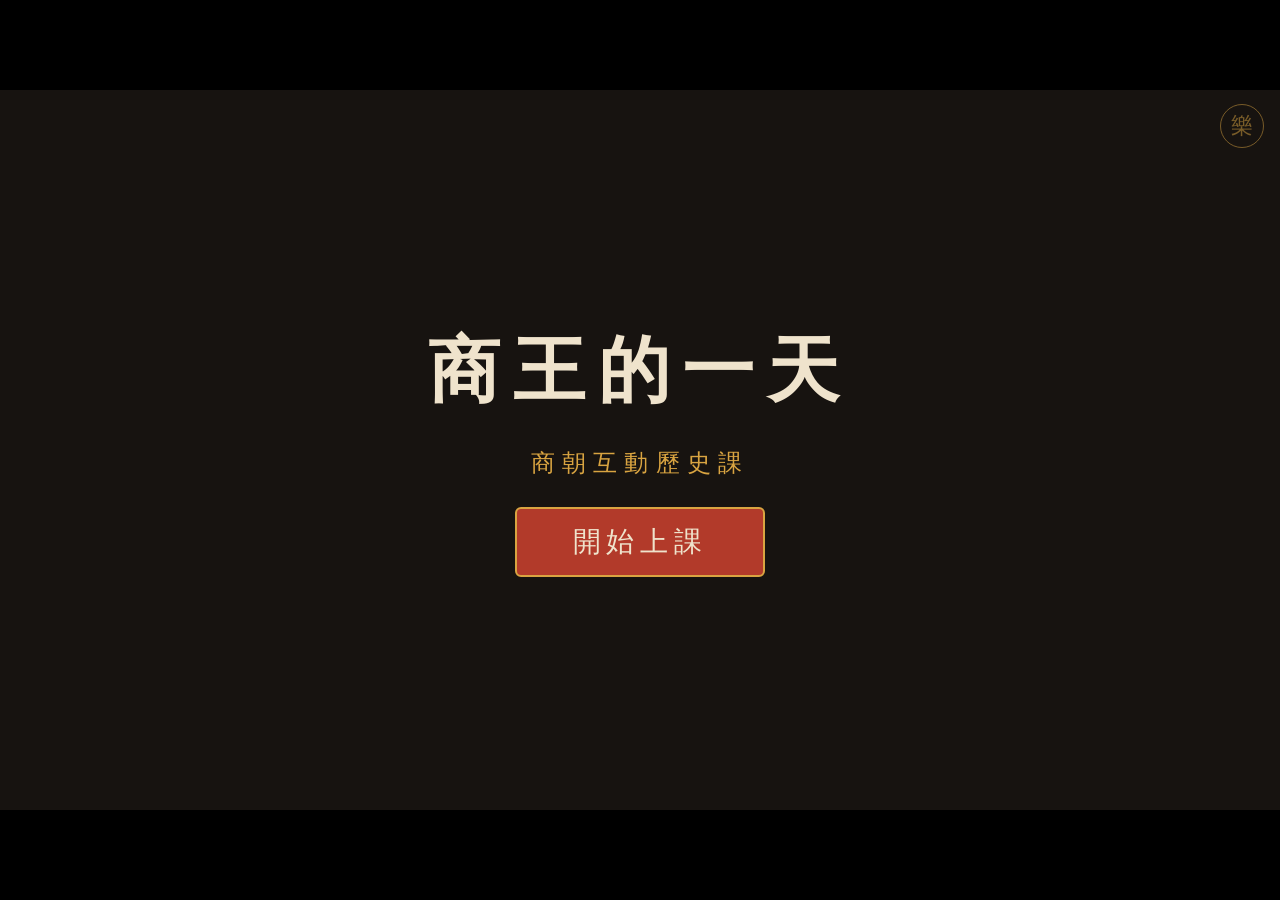
<file: index.html>
<!DOCTYPE html>
<html lang="zh-Hant">
<head>
<meta charset="UTF-8">
<meta name="viewport" content="width=device-width, initial-scale=1">
<title>商王的一天</title>
<style>
:root{
  --ink:#171310; --paper:#efe3cc; --cinnabar:#b23a2a;
  --bronze:#56705f; --flame:#e8823a; --gold:#d9a441;
  --serif:'Noto Serif TC','DFKai-SB','BiauKai','Microsoft JhengHei',serif;
}
html,body{margin:0;height:100%;background:#000;overflow:hidden;font-family:var(--serif);color:var(--paper);
  -webkit-text-size-adjust:100%;text-size-adjust:100%;}
/* 視窗層：用 dvh 貼齊「當下可見」高度，避開 iPad Safari 網址列造成的置中誤差 */
#viewport{position:fixed;top:0;left:0;width:100vw;height:100vh;height:100dvh;
  display:flex;align-items:center;justify-content:center;overflow:hidden;}
#stage{position:relative;width:1280px;height:720px;flex:0 0 auto;
  transform-origin:center center;background:var(--ink);overflow:hidden;}
section[data-scene]{position:absolute;inset:0;display:none;}
section[data-scene].active{display:block;}
/* --- start scene --- */
/* 注意：ID 選擇器一律不寫 display，否則特異性(1,0,0)會永遠壓過 .active 切換；
   顯示一律由「ID.active」層級控制 */
#scene-start{flex-direction:column;align-items:center;justify-content:center;gap:28px;}
#scene-start.active{display:flex;}
#scene-start h1{font-size:72px;letter-spacing:.18em;margin:0;color:var(--paper);}
#scene-start p{font-size:24px;letter-spacing:.3em;color:var(--gold);margin:0;}
#start-btn{font-family:var(--serif);font-size:28px;letter-spacing:.2em;padding:14px 56px;
  background:var(--cinnabar);color:var(--paper);border:2px solid var(--gold);
  border-radius:6px;cursor:pointer;}
#start-btn:hover{filter:brightness(1.15);}
/* --- intro ---  */
#scene-intro{align-items:center;justify-content:center;cursor:pointer;}
#scene-intro.active{display:flex;}
#intro-line{font-size:44px;letter-spacing:.12em;line-height:1.8;text-align:center;
  max-width:900px;opacity:0;transition:opacity .8s;}
#intro-line.show{opacity:1;}
#intro-hint{position:absolute;bottom:36px;right:56px;font-size:18px;color:var(--gold);
  opacity:.7;animation:breathe 2s infinite;}
@keyframes breathe{0%,100%{opacity:.25}50%{opacity:.8}}
/* --- burn --- */
#embers{position:absolute;inset:0;pointer-events:none;}
#burn-hint{position:absolute;left:50%;bottom:48px;transform:translateX(-50%);
  font-size:30px;letter-spacing:.2em;color:var(--gold);}
#burn-hint.ready{color:var(--cinnabar);font-size:40px;font-weight:bold;
  animation:breathe .5s infinite;}
#burn-hint.fail{color:#8a8a8a;animation:none;}
#scene-burn svg{position:absolute;inset:0;touch-action:none;}
/* --- palace --- */
#palace-dialog{position:absolute;left:50%;bottom:28px;transform:translateX(-50%);
  width:860px;background:var(--paper);color:var(--ink);border-radius:8px;
  padding:20px 32px;box-shadow:0 6px 24px rgba(0,0,0,.6);}
#palace-dialog p{margin:6px 0;font-size:26px;line-height:1.6;}
#palace-dialog .speaker{color:var(--cinnabar);font-size:22px;}
#palace-dialog strong{color:var(--cinnabar);}
#ask-btn{position:absolute;right:24px;bottom:18px;font-family:var(--serif);
  font-size:24px;letter-spacing:.15em;padding:8px 28px;background:var(--bronze);
  color:var(--paper);border:none;border-radius:6px;cursor:pointer;}
#ask-btn:hover{filter:brightness(1.15);}
#pain{animation:painFlash 1.1s infinite;}
@keyframes painFlash{0%,100%{opacity:0}30%,70%{opacity:1}}
/* --- crack & verdict --- */
#stage.shake{animation:shake .4s;}
@keyframes shake{
  0%,100%{transform:scale(var(--fit,1)) translate(0,0);}
  20%{transform:scale(var(--fit,1)) translate(10px,-8px);}
  40%{transform:scale(var(--fit,1)) translate(-8px,6px);}
  60%{transform:scale(var(--fit,1)) translate(6px,8px);}
  80%{transform:scale(var(--fit,1)) translate(-4px,-4px);}
}
#scene-verdict{flex-direction:column;align-items:center;justify-content:center;gap:30px;}
#scene-verdict.active{display:flex;}
#verdict-text{font-size:34px;letter-spacing:.1em;line-height:1.9;text-align:center;max-width:900px;}
#seal{width:200px;height:200px;background:var(--cinnabar);color:var(--paper);
  display:flex;align-items:center;justify-content:center;font-size:130px;font-weight:bold;
  border-radius:10px;box-shadow:0 8px 30px rgba(0,0,0,.7);
  transform:scale(6) rotate(18deg);opacity:0;}
#seal.stamped{transition:transform .28s cubic-bezier(.2,2,.4,1),opacity .18s;
  transform:scale(1) rotate(-4deg);opacity:1;}
#carve-btn{font-family:var(--serif);font-size:26px;letter-spacing:.18em;padding:10px 40px;
  background:var(--bronze);color:var(--paper);border:none;border-radius:6px;cursor:pointer;
  opacity:0;transition:opacity .5s;}
#carve-btn.show{opacity:1;}
#carve-btn:hover{filter:brightness(1.15);}
/* --- glyph --- */
#scene-glyph{flex-direction:column;align-items:center;justify-content:center;gap:26px;}
#scene-glyph.active{display:flex;}
.glyph-caption{font-size:32px;letter-spacing:.1em;line-height:1.8;text-align:center;
  margin:0;opacity:0;transition:opacity .8s;}
.glyph-caption.show{opacity:1;}
.glyph-caption strong{color:var(--cinnabar);font-size:40px;}
#glyph-box{position:relative;width:300px;height:300px;}
#oracle-tooth{position:absolute;inset:0;transition:opacity 1.2s;}
#kai-tooth{position:absolute;inset:0;display:flex;align-items:center;justify-content:center;
  font-size:210px;color:var(--paper);opacity:0;transition:opacity 1.2s;}
#glyph-box.morph #oracle-tooth{opacity:0;}
#glyph-box.morph #kai-tooth{opacity:1;}
#end-card{position:absolute;inset:0;background:var(--ink);display:flex;flex-direction:column;
  align-items:center;justify-content:center;opacity:0;pointer-events:none;transition:opacity 1.2s;}
#end-card.show{opacity:1;pointer-events:auto;}
#end-card p{font-size:52px;letter-spacing:.3em;margin:8px;}
#end-card .small{font-size:20px;color:var(--gold);letter-spacing:.15em;}
/* --- shared --- */
.next-btn{font-family:var(--serif);font-size:26px;letter-spacing:.18em;padding:10px 40px;
  background:var(--bronze);color:var(--paper);border:none;border-radius:6px;cursor:pointer;}
.next-btn:hover{filter:brightness(1.15);}
#end-card .next-btn{margin-top:26px;}
/* --- chapters --- */
#chapters{position:absolute;left:16px;bottom:14px;display:flex;gap:10px;z-index:10;
  opacity:.25;transition:opacity .3s;}
#chapters:hover{opacity:1;}
#chapters.hidden{display:none;}
#chapters button{width:14px;height:14px;border-radius:50%;border:1px solid var(--gold);
  background:transparent;cursor:pointer;padding:0;}
#chapters button.on{background:var(--gold);}
/* --- music --- */
#music-btn{position:absolute;right:16px;top:14px;z-index:10;width:44px;height:44px;
  font-family:var(--serif);font-size:22px;color:var(--gold);background:transparent;
  border:1px solid var(--gold);border-radius:50%;cursor:pointer;opacity:.5;}
#music-btn:hover{opacity:1;}
#music-btn.off{text-decoration:line-through;opacity:.3;}
/* --- shared dialog --- */
.dialog{position:absolute;left:50%;bottom:28px;transform:translateX(-50%);
  width:900px;background:var(--paper);color:var(--ink);border-radius:8px;
  padding:20px 32px 24px;box-shadow:0 6px 24px rgba(0,0,0,.6);}
.dialog p{margin:6px 0;font-size:26px;line-height:1.6;}
.dialog .speaker{color:var(--cinnabar);font-size:22px;}
.dialog strong{color:var(--cinnabar);}
.dialog .next-btn{display:block;margin:12px 0 0 auto;}
/* --- act2 decode --- */
#decode-title{position:absolute;top:30px;width:100%;text-align:center;font-size:28px;
  letter-spacing:.08em;margin:0;color:var(--paper);}
#decode-title strong{color:var(--gold);}
.decode-slot{position:absolute;width:170px;height:170px;}
.decode-slot svg{position:absolute;inset:0;transition:opacity .9s;}
.decode-slot .kai{position:absolute;inset:0;display:flex;align-items:center;justify-content:center;
  font-size:120px;color:var(--ink);opacity:0;transition:opacity .9s;}
.decode-slot.matched svg{opacity:0;}
.decode-slot.matched .kai{opacity:1;}
.decode-tile{position:absolute;top:600px;width:110px;text-align:center;cursor:grab;
  touch-action:none;user-select:none;}
.decode-tile span{display:block;font-size:20px;color:var(--gold);letter-spacing:.1em;}
.decode-tile.back{transition:transform .35s cubic-bezier(.3,1.4,.5,1);}
.decode-tile.gone{opacity:0;pointer-events:none;transition:opacity .4s;}
#decode-done{position:absolute;left:50%;top:435px;transform:translateX(-50%);width:900px;
  text-align:center;font-size:26px;line-height:1.7;margin:0;color:var(--ink);
  opacity:0;transition:opacity .8s;}
#decode-done.show{opacity:1;}
#decode-done strong{color:var(--cinnabar);}
#decode-next-btn{position:absolute;left:50%;bottom:36px;transform:translateX(-50%);
  opacity:0;transition:opacity .5s;}
#decode-next-btn.show{opacity:1;}
/* --- act3 intro --- */
#alarm-flash{position:absolute;inset:0;background:var(--cinnabar);opacity:0;pointer-events:none;}
#scene-act3-intro.active #alarm-flash{animation:alarm 1.2s 2;}
@keyframes alarm{0%,100%{opacity:0}15%{opacity:.35}30%{opacity:0}45%{opacity:.25}60%{opacity:0}}
/* --- act3 assemble --- */
#scene-act3-assemble{position:relative;}
.assemble-title{position:absolute;top:44px;width:100%;text-align:center;font-size:30px;
  letter-spacing:.08em;margin:0;color:var(--paper);}
.assemble-title strong{color:var(--cinnabar);}
.assemble-svg{position:absolute;inset:0;touch-action:none;z-index:0;}
#bone-frame{--assemble-frame:0;}
#bone-pieces .bone-piece{cursor:grab;transition:filter .2s;touch-action:none;}
#bone-pieces .bone-piece:hover{filter:drop-shadow(0 0 6px var(--gold));}
#bone-pieces .bone-piece.dragging{cursor:grabbing;filter:drop-shadow(0 0 10px var(--gold));}
#bone-pieces .bone-piece.locked{cursor:default;pointer-events:none;}
#bone-spine{transition:opacity .6s;}
#bone-extend{transition:opacity .9s;}
#fuhao-marks{transition:opacity .8s;}
#fuhao-reveal{position:absolute;left:50%;top:50%;transform:translate(-50%,-50%);
  width:760px;background:var(--paper);color:var(--ink);border-radius:10px;
  padding:30px 40px;text-align:center;box-shadow:0 10px 40px rgba(0,0,0,.7);
  z-index:2;opacity:0;pointer-events:none;transition:opacity .7s;}
#fuhao-reveal.show{opacity:1;pointer-events:auto;z-index:3;}
#fuhao-line1{font-size:24px;margin:0 0 6px;}
#fuhao-name{font-size:88px;color:var(--cinnabar);letter-spacing:.2em;margin:6px 0;font-weight:bold;}
#fuhao-sub{font-size:24px;line-height:1.7;margin:8px 0 16px;}
#fuhao-sub strong{color:var(--cinnabar);}
/* --- act4 intro --- */
#timejump{position:absolute;inset:0;background:var(--ink);z-index:5;display:flex;
  flex-direction:column;align-items:center;justify-content:center;
  font-size:56px;letter-spacing:.2em;text-align:center;margin:0;line-height:1.9;
  transition:opacity 1s;}
#timejump span{font-size:30px;color:var(--gold);letter-spacing:.25em;}
#timejump.hide{opacity:0;pointer-events:none;}
/* --- act4 grind --- */
#powder{position:absolute;inset:0;touch-action:none;cursor:grab;}
#grind-hint{position:absolute;left:50%;top:60px;transform:translateX(-50%);
  font-size:30px;letter-spacing:.2em;color:var(--gold);margin:0;transition:opacity .5s;}
#stop-shout{position:absolute;inset:0;display:flex;align-items:center;justify-content:center;
  font-size:110px;font-weight:bold;color:var(--cinnabar);letter-spacing:.2em;
  background:rgba(13,11,9,.55);opacity:0;pointer-events:none;transition:opacity .15s;}
#stop-shout.show{opacity:1;}
#scholar-dialog{opacity:0;pointer-events:none;transition:opacity .6s;z-index:6;}
#scholar-dialog.show{opacity:1;pointer-events:auto;}
#scholar-dialog .note{font-size:19px;color:#6a5c44;}
/* --- act4 finale --- */
#scene-act4-finale{flex-direction:column;align-items:center;justify-content:center;gap:18px;}
#scene-act4-finale.active{display:flex;}
.f-line{font-size:36px;letter-spacing:.12em;line-height:1.9;margin:0;text-align:center;
  opacity:0;transition:opacity 1s;}
.f-line strong{color:var(--cinnabar);}
.f-line.shown{opacity:1;}
#finale-title{font-size:60px;letter-spacing:.3em;margin:26px 0 0;opacity:0;transition:opacity 1.2s;}
#finale-title.shown{opacity:1;}
#replay-btn{opacity:0;transition:opacity .8s;}
#replay-btn.shown{opacity:1;}
</style>
</head>
<body>
<div id="viewport">
<div id="stage">
  <section data-scene="start" id="scene-start" class="active">
    <h1>商王的一天</h1>
    <p>商朝互動歷史課</p>
    <button id="start-btn">開始上課</button>
  </section>
  <section data-scene="intro" id="scene-intro">
    <p id="intro-line"></p>
    <p id="intro-hint">點一下，繼續</p>
  </section>
  <section data-scene="palace" id="scene-palace">
    <svg viewBox="0 0 1280 720" width="1280" height="720" aria-hidden="true">
      <!-- 月亮 -->
      <circle cx="1040" cy="130" r="64" fill="var(--paper)" opacity=".92"/>
      <!-- 遠山 -->
      <path d="M0 520 L180 420 L340 500 L520 400 L700 490 L900 410 L1100 500 L1280 440 L1280 720 L0 720 Z"
            fill="#241e18"/>
      <!-- 宮殿剪影：雙層屋簷 -->
      <g fill="#0d0b09">
        <path d="M340 520 L400 440 L880 440 L940 520 Z"/>
        <path d="M300 560 L380 500 L900 500 L980 560 Z"/>
        <rect x="380" y="560" width="520" height="160"/>
        <path d="M330 442 Q340 420 360 424 L400 440 Z"/>
        <path d="M950 442 Q940 420 920 424 L880 440 Z"/>
      </g>
      <!-- 窗內暖光 -->
      <rect x="590" y="600" width="100" height="120" fill="var(--flame)" opacity=".28"/>
      <!-- 商王剪影：抱著臉頰 -->
      <g id="king" transform="translate(590,470)">
        <ellipse cx="50" cy="118" rx="46" ry="30" fill="#0d0b09"/>
        <rect x="26" y="46" width="48" height="66" rx="18" fill="#0d0b09"/>
        <circle cx="50" cy="34" r="22" fill="#0d0b09"/>
        <rect x="18" y="6" width="64" height="10" rx="2" fill="#0d0b09"/>
        <line x1="22" y1="16" x2="20" y2="30" stroke="var(--gold)" stroke-width="2"/>
        <line x1="78" y1="16" x2="80" y2="30" stroke="var(--gold)" stroke-width="2"/>
        <ellipse cx="74" cy="42" rx="10" ry="14" fill="#0d0b09" transform="rotate(24 74 42)"/>
        <!-- 痛的閃線 -->
        <g id="pain" stroke="var(--cinnabar)" stroke-width="4" stroke-linecap="round" fill="none">
          <path d="M92 20 l14 -12"/><path d="M98 34 l18 -4"/><path d="M94 8 l6 -16"/>
        </g>
      </g>
    </svg>
    <div id="palace-dialog">
      <p>「唉唷……牙好痛。這時代<strong>沒有牙醫</strong>，怎麼辦？」</p>
      <p class="speaker">只剩一個辦法——</p>
      <button id="ask-btn">問天 →</button>
    </div>
  </section>
  <section data-scene="burn" id="scene-burn">
    <svg viewBox="0 0 1280 720" width="1280" height="720">
      <defs>
        <radialGradient id="glowGrad" cx="50%" cy="50%" r="50%">
          <stop offset="0%" stop-color="var(--flame)" stop-opacity=".95"/>
          <stop offset="60%" stop-color="var(--flame)" stop-opacity=".35"/>
          <stop offset="100%" stop-color="var(--flame)" stop-opacity="0"/>
        </radialGradient>
      </defs>
      <!-- 火光（充能時淡入） -->
      <circle id="shell-glow" cx="640" cy="380" r="240" fill="url(#glowGrad)" opacity="0"/>
      <!-- 龜腹甲 -->
      <g id="shell" style="cursor:pointer">
        <path d="M640 200
                 C 520 200 470 280 470 380 C 470 490 540 560 640 560
                 C 740 560 810 490 810 380 C 810 280 760 200 640 200 Z"
              fill="var(--paper)" stroke="#c9b992" stroke-width="4"/>
        <!-- 腹甲天然紋路 -->
        <g stroke="#c9b992" stroke-width="3" fill="none" opacity=".8">
          <line x1="640" y1="205" x2="640" y2="555"/>
          <path d="M480 320 L800 320"/><path d="M475 430 L805 430"/>
          <path d="M520 250 L760 250"/><path d="M520 510 L760 510"/>
        </g>
        <!-- 裂紋（Task 6 啟用；先隱藏備好） -->
        <g id="cracks" stroke="var(--ink)" stroke-width="5" fill="none"
           stroke-linecap="round" opacity="0">
          <path class="crack" d="M640 380 L610 320 L620 260"/>
          <path class="crack" d="M640 380 L700 350 L750 360"/>
          <path class="crack" d="M640 380 L630 450 L580 500"/>
        </g>
      </g>
    </svg>
    <canvas id="embers" width="1280" height="720"></canvas>
    <p id="burn-hint">按住龜甲，開始灼燒</p>
  </section>
  <section data-scene="verdict" id="scene-verdict">
    <p id="verdict-text">貞人湊近細看裂紋——<br>「裂紋向上而直，是好兆頭。」</p>
    <div id="seal">吉</div>
    <p style="font-size:26px;color:var(--gold);margin:0;">牙痛，會好。</p>
    <button id="carve-btn">把它刻下來 →</button>
  </section>
  <section data-scene="glyph" id="scene-glyph">
    <p class="glyph-caption" id="glyph-cap1">商王把這次占卜，刻在了甲骨上。</p>
    <div id="glyph-box">
      <svg id="oracle-tooth" viewBox="0 0 200 200" width="300" height="300">
        <!-- 甲骨文「齒」：一張開口，裡面畫著牙 -->
        <g fill="none" stroke="var(--paper)" stroke-width="9" stroke-linecap="round">
          <path class="stroke" d="M55 45 Q40 130 100 165 Q160 130 145 45"/>
          <path class="stroke" d="M62 62 L80 112 L100 62 L120 112 L138 62"/>
        </g>
      </svg>
      <div id="kai-tooth">齒</div>
    </div>
    <p class="glyph-caption" id="glyph-cap2">
      一張嘴，裡面畫著牙——<br>這就是 3000 年前的「<strong>齒</strong>」。
    </p>
    <div id="end-card">
      <p>第一幕・完</p>
      <button id="to-act2-btn" class="next-btn">天亮了，下一幕 →</button>
    </div>
  </section>
  <section data-scene="act2-intro" id="scene-act2-intro">
    <svg viewBox="0 0 1280 720" width="1280" height="720" aria-hidden="true">
      <!-- 晨光 -->
      <rect width="1280" height="720" fill="#2a2218"/>
      <circle cx="1040" cy="150" r="70" fill="var(--flame)" opacity=".85"/>
      <!-- 田野 -->
      <path d="M0 520 L1280 480 L1280 720 L0 720 Z" fill="#241e18"/>
      <!-- 禾苗列 -->
      <g stroke="var(--bronze)" stroke-width="4" stroke-linecap="round" fill="none" opacity=".9">
        <path d="M200 640 v-50 M200 610 l-22 -26 M200 610 l22 -26"/>
        <path d="M400 655 v-50 M400 625 l-22 -26 M400 625 l22 -26"/>
        <path d="M620 645 v-50 M620 615 l-22 -26 M620 615 l22 -26"/>
        <path d="M850 655 v-50 M850 625 l-22 -26 M850 625 l22 -26"/>
        <path d="M1060 640 v-50 M1060 610 l-22 -26 M1060 610 l22 -26"/>
      </g>
    </svg>
    <div class="dialog">
      <p class="speaker">第二幕・今年會下雨嗎</p>
      <p>天亮了。牙痛是小事——現在是<strong>國家大事</strong>：今年的收成，全靠雨。</p>
      <p>貞人：「王，再問一次天吧——<strong>今年，會下雨嗎？</strong>」</p>
      <button id="act2-ask-btn" class="next-btn">問天 →</button>
    </div>
  </section>
  <section data-scene="act2-decode" id="scene-act2-decode">
    <p id="decode-title">貞人翻出「上次問雨」的甲骨紀錄來解讀這次的紋路——<strong>把圖拖到對的字上</strong>，解讀這次占卜。</p>
    <svg viewBox="0 0 1280 720" width="1280" height="720" aria-hidden="true">
      <!-- 甲骨板 -->
      <path d="M340 130 C 260 170 240 300 270 430 C 295 540 380 600 640 600
               C 900 600 985 540 1010 430 C 1040 300 1020 170 940 130
               C 840 90 440 90 340 130 Z"
            fill="var(--paper)" stroke="#c9b992" stroke-width="4"/>
    </svg>
    <!-- 三個字槽：甲骨文 ⇄ 楷書 -->
    <div class="decode-slot" id="slot-rain" style="left:390px;top:230px;">
      <svg viewBox="0 0 200 200" width="170" height="170">
        <!-- 甲骨文「雨」：一横天，點點往下落 -->
        <g fill="none" stroke="var(--ink)" stroke-width="10" stroke-linecap="round">
          <path d="M45 55 H155"/>
          <path d="M65 85 v30 M100 92 v30 M135 85 v30"/>
        </g>
      </svg>
      <div class="kai">雨</div>
    </div>
    <div class="decode-slot" id="slot-grain" style="left:555px;top:230px;">
      <svg viewBox="0 0 200 200" width="170" height="170">
        <!-- 甲骨文「禾」：垂穗的莖與葉 -->
        <g fill="none" stroke="var(--ink)" stroke-width="10" stroke-linecap="round">
          <path d="M100 55 V160"/>
          <path d="M100 55 Q80 30 58 42"/>
          <path d="M100 95 L68 72 M100 95 L132 72"/>
          <path d="M100 130 L70 112 M100 130 L130 112"/>
          <path d="M100 160 L78 178 M100 160 L122 178"/>
        </g>
      </svg>
      <div class="kai">禾</div>
    </div>
    <div class="decode-slot" id="slot-sun" style="left:720px;top:230px;">
      <svg viewBox="0 0 200 200" width="170" height="170">
        <!-- 甲骨文「日」：圓形帶中點 -->
        <g fill="none" stroke="var(--ink)" stroke-width="10" stroke-linecap="round">
          <circle cx="100" cy="105" r="52"/>
          <path d="M100 95 v20"/>
        </g>
      </svg>
      <div class="kai">日</div>
    </div>
    <!-- 三張可拖的圖（左右順序刻意與字槽不同） -->
    <div class="decode-tile" data-key="grain" style="left:300px;">
      <svg viewBox="0 0 100 100" width="90" height="90">
        <g fill="none" stroke="var(--bronze)" stroke-width="6" stroke-linecap="round">
          <path d="M50 88 V45"/>
          <path d="M50 60 Q28 52 22 32"/>
          <path d="M50 60 Q72 52 78 32"/>
          <path d="M50 45 Q42 24 50 12"/>
        </g>
      </svg>
      <span>禾苗</span>
    </div>
    <div class="decode-tile" data-key="sun" style="left:580px;">
      <svg viewBox="0 0 100 100" width="90" height="90">
        <g stroke="var(--gold)" stroke-width="5" stroke-linecap="round">
          <circle cx="50" cy="50" r="22" fill="var(--gold)"/>
          <path d="M50 12 v12 M50 76 v12 M12 50 h12 M76 50 h12 M23 23 l9 9 M68 68 l9 9 M77 23 l-9 9 M32 68 l-9 9" fill="none"/>
        </g>
      </svg>
      <span>太陽</span>
    </div>
    <div class="decode-tile" data-key="rain" style="left:860px;">
      <svg viewBox="0 0 100 100" width="90" height="90">
        <g stroke="#7d9bb5" stroke-width="6" stroke-linecap="round">
          <path d="M25 40 Q25 22 45 22 Q50 10 65 14 Q82 16 80 34 Q90 38 86 48 Q80 56 68 54 L30 54 Q18 52 25 40 Z" fill="#7d9bb5"/>
          <path d="M35 66 l-6 14 M55 66 l-6 14 M75 66 l-6 14" fill="none"/>
        </g>
      </svg>
      <span>雨滴</span>
    </div>
    <p id="decode-done">
      你剛剛讀懂了 3000 年前的紀錄——<br>
      <strong>那一年：下了雨，禾苗曬著太陽長大。好年。</strong>
    </p>
    <button id="decode-next-btn" class="next-btn">下一幕 →</button>
  </section>
  <section data-scene="act3-intro" id="scene-act3-intro">
    <svg viewBox="0 0 1280 720" width="1280" height="720" aria-hidden="true">
      <rect width="1280" height="720" fill="#1c1210"/>
      <!-- 狼煙 -->
      <path d="M1000 520 Q980 440 1010 380 Q1040 320 1010 250 Q990 200 1015 150"
            fill="none" stroke="#5a5248" stroke-width="26" stroke-linecap="round" opacity=".8"/>
      <!-- 城牆與垛口 -->
      <rect y="560" width="1280" height="160" fill="#0d0b09"/>
      <g fill="#0d0b09">
        <rect x="60" y="520" width="70" height="40"/>
        <rect x="260" y="520" width="70" height="40"/>
        <rect x="460" y="520" width="70" height="40"/>
        <rect x="660" y="520" width="70" height="40"/>
        <rect x="860" y="520" width="70" height="40"/>
        <rect x="1060" y="520" width="70" height="40"/>
      </g>
    </svg>
    <div id="alarm-flash"></div>
    <div class="dialog">
      <p class="speaker">第三幕・羌方入侵</p>
      <p>急報——<strong>羌方打過來了！</strong>邊境的狼煙升起來了。</p>
      <p>這一次不是牙痛，是<strong>戰爭</strong>。商王照樣——先問天。</p>
      <button id="act3-ask-btn" class="next-btn">立刻問天 →</button>
    </div>
  </section>
  <section data-scene="act3-assemble" id="scene-act3-assemble">
    <p class="assemble-title">裂紋說：可以打。<strong>誰去？</strong>王親自看甲骨。</p>
    <svg class="assemble-svg" viewBox="0 0 1280 720" width="1280" height="720" aria-hidden="true">
      <!-- 三剪影 -->
      <g class="assemble-silhouette" data-idx="0">
        <path d="M270 160 q-30 0 -30 40 t30 40 q30 0 30 -40 t-30 -40 M200 280 h140 l16 190 h-172 Z" fill="#0d0b09"/>
      </g>
      <g class="assemble-silhouette" data-idx="1">
        <path d="M640 160 q-30 0 -30 40 t30 40 q30 0 30 -40 t-30 -40 M570 280 h140 l16 190 h-172 Z" fill="#0d0b09"/>
      </g>
      <g class="assemble-silhouette" data-idx="2">
        <path d="M1010 160 q-30 0 -30 40 t30 40 q30 0 30 -40 t-30 -40 M940 280 h140 l16 190 h-172 Z" fill="#0d0b09"/>
      </g>
      <!-- 中央虛框：甲骨原位 -->
      <ellipse id="bone-frame" cx="640" cy="540" rx="122" ry="136"
            fill="none" stroke="#8b7a5e" stroke-width="2" stroke-dasharray="6 8" opacity=".6"/>
      <!-- 碎骨 group：Task 6 動態填 -->
      <g id="bone-pieces"></g>
      <!-- 主脈金線（拼完顯現，先不畫）與延伸線：Task 7 動態顯示 -->
      <g id="bone-spine" opacity="0"></g>
      <g id="bone-extend" opacity="0"></g>
      <!-- 婦好識別特徵：Task 7 顯示 -->
      <g id="fuhao-marks" opacity="0">
        <path d="M255 148 q15 -20 30 0 q-15 -8 -30 0 Z" fill="#5a4d3a"/>
        <line x1="240" y1="330" x2="310" y2="470" stroke="var(--cinnabar)" stroke-width="7" stroke-linecap="round"/>
        <path d="M310 470 l14 20 -18 0 Z" fill="var(--cinnabar)"/>
        <path d="M270 160 q-30 0 -30 40 t30 40 q30 0 30 -40 t-30 -40 M200 280 h140 l16 190 h-172 Z"
              fill="none" stroke="var(--gold)" stroke-width="3" opacity=".85"/>
      </g>
    </svg>
    <div id="fuhao-reveal">
      <p id="fuhao-line1">這位——</p>
      <p id="fuhao-name">婦好</p>
      <p id="fuhao-sub">商王的王后——也是帶兵打仗的<strong>女將軍</strong>。<br>
        這不是編的：甲骨上真的刻著，她帶了<strong>一萬三千人</strong>出征。</p>
      <button id="to-act4-btn" class="next-btn">出征！ →</button>
    </div>
  </section>
  <section data-scene="act4-intro" id="scene-act4-intro">
    <svg viewBox="0 0 1280 720" width="1280" height="720" aria-hidden="true">
      <rect width="1280" height="720" fill="#20180f"/>
      <!-- 藥櫃 -->
      <rect x="120" y="140" width="440" height="400" fill="#120d08"/>
      <g stroke="#3a2d1c" stroke-width="4">
        <path d="M120 240 h440 M120 340 h440 M120 440 h440"/>
        <path d="M230 140 v400 M340 140 v400 M450 140 v400"/>
      </g>
      <!-- 掛牌「藥」 -->
      <line x1="900" y1="60" x2="900" y2="130" stroke="#3a2d1c" stroke-width="6"/>
      <rect x="850" y="130" width="100" height="150" fill="var(--paper)" rx="4"/>
      <text x="900" y="235" text-anchor="middle" font-size="72" fill="var(--ink)"
            font-family="serif">藥</text>
      <!-- 櫃檯、石臼與龍骨 -->
      <rect y="540" width="1280" height="180" fill="#0d0b09"/>
      <ellipse cx="760" cy="540" rx="130" ry="34" fill="#241e18"/>
      <path d="M700 520 q60 -40 120 -6 q-20 22 -60 22 q-40 0 -60 -16 Z" fill="var(--paper)"/>
      <!-- 掌櫃剪影 -->
      <g fill="#0d0b09">
        <circle cx="380" cy="420" r="34"/>
        <path d="M330 460 h100 l16 110 h-132 Z"/>
        <rect x="352" y="382" width="56" height="12" rx="5"/>
      </g>
    </svg>
    <div class="dialog">
      <p class="speaker">藥鋪掌櫃</p>
      <p>「客官，這味藥叫<strong>龍骨</strong>——老骨頭磨成粉，什麼病都治！」</p>
      <p>「來，幫我把這塊<strong>磨成粉</strong>。」</p>
      <button id="grind-btn" class="next-btn">開始磨藥 →</button>
    </div>
    <p id="timejump">3000 年後——<br><span>西元 1899 年・北京・一間中藥鋪</span></p>
  </section>
  <section data-scene="act4-grind" id="scene-act4-grind">
    <svg viewBox="0 0 1280 720" width="1280" height="720" aria-hidden="true">
      <!-- 石臼底 -->
      <ellipse cx="640" cy="400" rx="430" ry="235" fill="#241e18"/>
      <!-- 龍骨（下層，帶字） -->
      <path d="M300 300 C 320 240 420 220 640 220 C 860 220 960 240 980 300
               C 1000 360 980 480 900 510 C 800 545 480 545 380 510
               C 300 480 280 360 300 300 Z"
            fill="var(--paper)" stroke="#c9b992" stroke-width="4"/>
      <g fill="none" stroke="var(--ink)" stroke-width="9" stroke-linecap="round">
        <!-- 甲骨文「雨」 -->
        <path d="M500 300 H610"/>
        <path d="M520 330 v28 M555 336 v28 M590 330 v28"/>
        <!-- 甲骨文「禾」 -->
        <path d="M760 290 V400"/>
        <path d="M760 290 Q740 268 718 278"/>
        <path d="M760 330 L730 308 M760 330 L790 308"/>
        <path d="M760 365 L732 348 M760 365 L788 348"/>
      </g>
    </svg>
    <canvas id="powder" width="1280" height="720"></canvas>
    <p id="grind-hint">按住，來回磨——把龍骨磨成粉</p>
    <div id="stop-shout">住手——！！</div>
    <div class="dialog" id="scholar-dialog">
      <p class="speaker">買藥的學者・王懿榮</p>
      <p>「等等……這上面<strong>有字</strong>！這不是藥——這是老祖宗刻的字啊！」</p>
      <p class="note">——相傳，1899 年，學者王懿榮就是這樣發現了甲骨文。</p>
      <button id="finale-btn" class="next-btn">後來呢？ →</button>
    </div>
  </section>
  <section data-scene="act4-finale" id="scene-act4-finale">
    <p class="f-line">你剛剛讀的那些字，差點被磨成藥粉，吃掉。</p>
    <p class="f-line">商王刻下的問題——牙痛、下雨、打仗——</p>
    <p class="f-line">成了我們認識商朝<strong>唯一的證據</strong>。</p>
    <p id="finale-title">商王的一天・完</p>
    <button id="replay-btn" class="next-btn">重頭 →</button>
  </section>
  <button id="music-btn" title="背景音樂開關">樂</button>
  <nav id="chapters" class="hidden" aria-label="章節跳轉">
    <button data-target="intro" title="第一幕・牙痛的國王"></button>
    <button data-target="act2-intro" title="第二幕・今年會下雨嗎"></button>
    <button data-target="act3-intro" title="第三幕・羌方入侵"></button>
    <button data-target="act4-intro" title="第四幕・1899 年藥鋪"></button>
  </nav>
</div>
</div>
<script>
'use strict';
/* ===== 舞台縮放 ===== */
function fitStage(){
  const vp = document.getElementById('viewport');
  const w = vp.clientWidth  || innerWidth;
  const h = vp.clientHeight || innerHeight;
  const s = Math.min(w / 1280, h / 720);
  const st = document.getElementById('stage');
  st.style.setProperty('--fit', s);
  st.style.transform = `scale(${s})`;
}
addEventListener('resize', fitStage);
addEventListener('orientationchange', fitStage);
if (window.visualViewport) visualViewport.addEventListener('resize', fitStage);
fitStage();

/* ===== 自測框架 ===== */
const selfTests = [];
function test(name, fn){ selfTests.push({name, fn}); }
function assertEq(actual, expected){
  if (actual !== expected && !(typeof actual === 'number' && typeof expected === 'number' && Math.abs(actual - expected) < 1e-10))
    throw new Error(`expected ${expected}, got ${actual}`);
}
function assertOk(cond, msg){ if (!cond) throw new Error(msg || 'assertion failed'); }
function runSelfTests(){
  const lines = [];
  let passed = 0;
  for (const t of selfTests){
    try { t.fn(); lines.push(`PASS  ${t.name}`); passed++; }
    catch(e){ lines.push(`FAIL  ${t.name} — ${e.message}`); }
  }
  lines.push('', passed === selfTests.length
    ? `ALL PASS (${passed}/${selfTests.length})`
    : `${passed}/${selfTests.length} passed`);
  const pre = document.createElement('pre');
  pre.style.cssText = 'position:fixed;inset:0;margin:0;background:#000;color:#4f4;' +
    'z-index:99;padding:20px;font:15px/1.6 Consolas,monospace;overflow:auto;';
  pre.textContent = lines.join('\n');
  document.body.appendChild(pre);
}
addEventListener('load', () => { if (location.hash === '#selftest') runSelfTests(); });

/* ===== 場景狀態機 ===== */
const SCENES = ['start','intro','palace','burn','verdict','glyph',
  'act2-intro','act2-decode',
  'act3-intro','act3-assemble',
  'act4-intro','act4-grind','act4-finale'];
const game = {
  index: 0,
  get current(){ return SCENES[this.index]; },
  goto(name){
    const i = SCENES.indexOf(name);
    if (i === -1) return false;
    this.index = i;
    document.querySelectorAll('section[data-scene]').forEach(s =>
      s.classList.toggle('active', s.dataset.scene === name));
    document.dispatchEvent(new CustomEvent('scene:enter', {detail:{scene:name}}));
    return true;
  },
  next(){ if (this.index < SCENES.length - 1) this.goto(SCENES[this.index + 1]); }
};
addEventListener('load', () => { if (location.hash !== '#selftest') game.goto('start'); });
document.getElementById('start-btn').addEventListener('click', () => game.goto('intro'));

/* ===== 音效引擎（全程式合成，零音檔） ===== */
const audio = {
  ctx: null,
  enabled: true,
  unlock(){
    if (!this.ctx) this.ctx = new (window.AudioContext || window.webkitAudioContext)();
    if (this.ctx.state === 'suspended') this.ctx.resume();
  },
  _noise(dur){
    const n = Math.floor(this.ctx.sampleRate * dur);
    const buf = this.ctx.createBuffer(1, n, this.ctx.sampleRate);
    const d = buf.getChannelData(0);
    for (let i = 0; i < n; i++) d[i] = Math.random() * 2 - 1;
    return buf;
  },
  startFire(){
    if (!this.ctx || !this.enabled) return { stop(){} };
    const src = this.ctx.createBufferSource();
    src.buffer = this._noise(2); src.loop = true;
    const bp = this.ctx.createBiquadFilter();
    bp.type = 'bandpass'; bp.frequency.value = 900; bp.Q.value = 0.8;
    const g = this.ctx.createGain(); g.gain.value = 0;
    src.connect(bp); bp.connect(g); g.connect(this.ctx.destination);
    src.start();
    const jitter = setInterval(() => {
      g.gain.value = 0.04 + Math.random() * 0.14;   // 隨機抖動 = 劈啪感
    }, 60);
    return {
      stop: () => {
        clearInterval(jitter);
        g.gain.setTargetAtTime(0, this.ctx.currentTime, 0.1);
        src.stop(this.ctx.currentTime + 0.4);
      }
    };
  },
  pop(){
    if (!this.ctx || !this.enabled) return;
    const t = this.ctx.currentTime;
    const src = this.ctx.createBufferSource(); src.buffer = this._noise(0.15);
    const hp = this.ctx.createBiquadFilter(); hp.type = 'highpass'; hp.frequency.value = 1200;
    const g = this.ctx.createGain();
    g.gain.setValueAtTime(0.9, t);
    g.gain.exponentialRampToValueAtTime(0.001, t + 0.15);
    src.connect(hp); hp.connect(g); g.connect(this.ctx.destination); src.start(t);
    const o = this.ctx.createOscillator();
    o.frequency.setValueAtTime(90, t);
    o.frequency.exponentialRampToValueAtTime(45, t + 0.25);
    const og = this.ctx.createGain();
    og.gain.setValueAtTime(0.8, t);
    og.gain.exponentialRampToValueAtTime(0.001, t + 0.3);
    o.connect(og); og.connect(this.ctx.destination); o.start(t); o.stop(t + 0.3);
  },
  ding(){
    if (!this.ctx || !this.enabled) return;
    const t = this.ctx.currentTime;
    [660, 990].forEach((f, i) => {
      const o = this.ctx.createOscillator(); o.type = 'sine'; o.frequency.value = f;
      const g = this.ctx.createGain();
      g.gain.setValueAtTime(i ? 0.12 : 0.28, t);
      g.gain.exponentialRampToValueAtTime(0.001, t + 0.9);
      o.connect(g); g.connect(this.ctx.destination); o.start(t); o.stop(t + 0.9);
    });
  },
  thump(){
    if (!this.ctx || !this.enabled) return;
    const t = this.ctx.currentTime;
    const o = this.ctx.createOscillator();
    o.frequency.setValueAtTime(120, t);
    o.frequency.exponentialRampToValueAtTime(50, t + 0.2);
    const g = this.ctx.createGain();
    g.gain.setValueAtTime(0.9, t);
    g.gain.exponentialRampToValueAtTime(0.001, t + 0.25);
    o.connect(g); g.connect(this.ctx.destination); o.start(t); o.stop(t + 0.25);
  },
  carve(){
    if (!this.ctx || !this.enabled) return;
    const t = this.ctx.currentTime;
    const src = this.ctx.createBufferSource(); src.buffer = this._noise(0.09);
    const bp = this.ctx.createBiquadFilter();
    bp.type = 'bandpass'; bp.frequency.value = 2400 + Math.random() * 800; bp.Q.value = 1.2;
    const g = this.ctx.createGain();
    g.gain.setValueAtTime(0.22, t);
    g.gain.exponentialRampToValueAtTime(0.001, t + 0.09);
    src.connect(bp); bp.connect(g); g.connect(this.ctx.destination); src.start(t);
  },
  drumRoll(){
    if (!this.ctx || !this.enabled) return;
    const t0 = this.ctx.currentTime;
    [0, 0.22, 0.44, 0.66, 0.9].forEach((dt, i) => {
      const t = t0 + dt;
      const o = this.ctx.createOscillator();
      o.frequency.setValueAtTime(110, t);
      o.frequency.exponentialRampToValueAtTime(45, t + 0.18);
      const g = this.ctx.createGain();
      g.gain.setValueAtTime(i === 4 ? 0.9 : 0.55, t);
      g.gain.exponentialRampToValueAtTime(0.001, t + 0.22);
      o.connect(g); g.connect(this.ctx.destination); o.start(t); o.stop(t + 0.25);
    });
  }
};
document.getElementById('start-btn').addEventListener('click', () => audio.unlock());

/* ===== 開場字卡 ===== */
const INTRO_LINES = [
  '3000 年前的一個深夜。',
  '全天下最有權力的人——商王武丁，',
  '正在為一顆牙，痛到睡不著。'
];
let introIdx = -1;
function introAdvance(){
  const el = document.getElementById('intro-line');
  introIdx++;
  if (introIdx >= INTRO_LINES.length){ game.goto('palace'); return; }
  el.classList.remove('show');
  setTimeout(() => { el.textContent = INTRO_LINES[introIdx]; el.classList.add('show'); }, 250);
}
document.getElementById('scene-intro').addEventListener('click', introAdvance);
document.addEventListener('scene:enter', e => {
  if (e.detail.scene === 'intro'){ introIdx = -1; introAdvance(); }
});

/* ===== 宮殿夜景 ===== */
document.getElementById('ask-btn').addEventListener('click', () => {
  setBurn('verdict');
  game.goto('burn');
});

/* ===== 灼燒充能模型 ===== */
const BURN = { chargeTime: 3.0, decayTime: 1.2 };
const MASH = { tapAmount: 0.22 }; /* 連點模式：每點增加的火力 */
function burnStep(charge, dt, holding){
  const next = charge + dt * (holding ? 1 / BURN.chargeTime : -1 / BURN.decayTime);
  return Math.max(0, Math.min(1, next));
}

/* ===== 占卜情境（燒灼場景可跨幕復用） ===== */
const burnCtx = { next: 'verdict', hint: '按住龜甲，開始灼燒', mode: 'hold' };
function setBurn(next, chargeTime, hint, mode){
  burnCtx.next = next;
  burnCtx.hint = hint || '按住龜甲，開始灼燒';
  burnCtx.mode = mode || 'hold';
  BURN.chargeTime = chargeTime || 3.0;
}
/* 每次進 burn 場景先復原裂紋，才能重複占卜 */
document.addEventListener('scene:enter', e => {
  if (e.detail.scene !== 'burn') return;
  document.getElementById('cracks').setAttribute('opacity', '0');
  document.querySelectorAll('.crack').forEach(p => {
    const len = p.getTotalLength();
    p.style.transition = 'none';
    p.style.strokeDasharray = len;
    p.style.strokeDashoffset = len;
  });
});

/* ===== 火星粒子 ===== */
const embers = (() => {
  const cv = document.getElementById('embers');
  const c = cv.getContext('2d');
  let ps = [], last = 0;
  function spawnAt(x, y, rate){
    if (Math.random() > rate * 0.6) return;
    ps.push({ x: x + (Math.random() - 0.5) * 200, y: y + 80,
              vx: (Math.random() - 0.5) * 50, vy: -(60 + Math.random() * 140),
              life: 0.7 + Math.random() * 0.6 });
  }
  function loop(ts){
    const dt = last ? (ts - last) / 1000 : 0; last = ts;
    c.clearRect(0, 0, cv.width, cv.height);
    ps = ps.filter(p => p.life > 0);
    for (const p of ps){
      p.x += p.vx * dt; p.y += p.vy * dt; p.life -= dt;
      c.globalAlpha = Math.max(p.life, 0);
      c.fillStyle = Math.random() < 0.2 ? '#d9a441' : '#e8823a';
      c.beginPath(); c.arc(p.x, p.y, 2.5, 0, 7); c.fill();
    }
    c.globalAlpha = 1;
    requestAnimationFrame(loop);
  }
  requestAnimationFrame(loop);
  return { spawnAt };
})();

/* ===== 燒龜甲互動 ===== */
function crackSequence(){
  audio.pop();
  document.getElementById('stage').classList.add('shake');
  setTimeout(() => document.getElementById('stage').classList.remove('shake'), 450);
  document.getElementById('cracks').setAttribute('opacity', '1');
  document.querySelectorAll('.crack').forEach((p, i) => {
    const len = p.getTotalLength();
    p.style.strokeDasharray = len;
    p.style.strokeDashoffset = len;
    setTimeout(() => {
      p.style.transition = 'stroke-dashoffset .5s ease-out';
      p.style.strokeDashoffset = 0;
    }, 120 + 160 * i);
  });
  document.getElementById('burn-hint').textContent = '裂開了！';
  setTimeout(() => game.goto(burnCtx.next), 1800);
}
document.addEventListener('scene:enter', e => {
  if (e.detail.scene !== 'verdict') return;
  const seal = document.getElementById('seal');
  seal.classList.remove('stamped');
  document.getElementById('carve-btn').classList.remove('show');
  setTimeout(() => { seal.classList.add('stamped'); audio.thump(); }, 900);
  setTimeout(() => { audio.ding(); document.getElementById('carve-btn').classList.add('show'); }, 1600);
});
document.getElementById('carve-btn').addEventListener('click', () => game.goto('glyph'));

(() => {
  const shell = document.getElementById('shell');
  const glow  = document.getElementById('shell-glow');
  const hint  = document.getElementById('burn-hint');
  let holding = false, charge = 0, last = 0, fire = null, done = false, running = false;
  let mode = 'hold', started = false, failFlash = 0;
  function frame(ts){
    if (!running) return;
    const dt = last ? Math.min((ts - last) / 1000, 0.05) : 0; last = ts;
    if (mode === 'mash'){
      if (started && !done) charge = Math.max(0, charge - dt / BURN.chargeTime);
      glow.setAttribute('opacity', charge.toFixed(3));
      shell.setAttribute('transform',
        `translate(${(Math.random() - 0.5) * charge * 5},${(Math.random() - 0.5) * charge * 5})`);
      if (charge > 0) embers.spawnAt(640, 380, charge);
      if (started && charge <= 0 && !done) mashFail();
      if (failFlash > 0){
        failFlash -= dt;
        hint.textContent = '太慢了！再快一點！';
        hint.classList.add('fail');
      } else {
        hint.textContent = burnCtx.hint;
        hint.classList.remove('fail');
      }
    } else {
      charge = burnStep(charge, dt, holding);
      glow.setAttribute('opacity', charge.toFixed(3));
      shell.setAttribute('transform',
        `translate(${(Math.random() - 0.5) * charge * 5},${(Math.random() - 0.5) * charge * 5})`);
      if (holding) embers.spawnAt(640, 380, charge);
      const ready = charge >= 1;
      hint.textContent = ready ? '放開！' : burnCtx.hint;
      hint.classList.toggle('ready', ready);
    }
    requestAnimationFrame(frame);
  }
  function mashFail(){
    started = false;
    charge = 0;
    failFlash = 0.6;
  }
  shell.addEventListener('pointerdown', e => {
    e.preventDefault();
    if (done) return;
    if (mode === 'mash'){
      started = true;
      failFlash = 0;
      charge = Math.min(1, charge + MASH.tapAmount);
      audio.pop();
      if (charge >= 1 && !done){ done = true; running = false; crackSequence(); }
      return;
    }
    if (holding) return;
    holding = true;
    fire = audio.startFire();
  });
  function releaseHold(){
    if (mode === 'mash') return;
    if (!holding) return;
    holding = false;
    if (fire){ fire.stop(); fire = null; }
    if (charge >= 1 && !done){ done = true; running = false; crackSequence(); }
  }
  addEventListener('pointerup', releaseHold);
  addEventListener('pointercancel', releaseHold);
  document.addEventListener('scene:enter', e => {
    if (e.detail.scene === 'burn'){
      mode = burnCtx.mode; charge = 0; last = 0; done = false; started = false; failFlash = 0;
      hint.classList.remove('ready', 'fail');
      running = true;
      requestAnimationFrame(frame);
    } else { running = false; }
  });
})();

/* ===== 「齒」字演示 ===== */
document.addEventListener('scene:enter', e => {
  if (e.detail.scene !== 'glyph') return;
  const cap1 = document.getElementById('glyph-cap1');
  const cap2 = document.getElementById('glyph-cap2');
  const box  = document.getElementById('glyph-box');
  const end  = document.getElementById('end-card');
  cap1.classList.remove('show'); cap2.classList.remove('show');
  box.classList.remove('morph'); end.classList.remove('show');
  document.querySelectorAll('#oracle-tooth .stroke').forEach(p => {
    const len = p.getTotalLength();
    p.style.transition = 'none';
    p.style.strokeDasharray = len;
    p.style.strokeDashoffset = len;
  });
  setTimeout(() => cap1.classList.add('show'), 400);
  document.querySelectorAll('#oracle-tooth .stroke').forEach((p, i) => {
    setTimeout(() => {
      p.style.transition = 'stroke-dashoffset 1.1s ease-in-out';
      p.style.strokeDashoffset = 0;
    }, 1400 + i * 1100);
  });
  setTimeout(() => { box.classList.add('morph'); audio.ding(); }, 4200);
  setTimeout(() => cap2.classList.add('show'), 5000);
  setTimeout(() => end.classList.add('show'), 9500);
});

document.getElementById('to-act2-btn').addEventListener('click', () => game.goto('act2-intro'));

/* ===== 章節導覽 ===== */
function actOfScene(scene, burnNext){
  const key = scene === 'burn' ? burnNext : scene;
  const m = /^act(\d)/.exec(key);
  return m ? Number(m[1]) : 1;
}
const chapterNav = document.getElementById('chapters');
chapterNav.querySelectorAll('button').forEach(b =>
  b.addEventListener('click', () => game.goto(b.dataset.target)));
document.addEventListener('scene:enter', e => {
  const name = e.detail.scene;
  chapterNav.classList.toggle('hidden', name === 'start');
  const act = actOfScene(name, burnCtx.next);
  chapterNav.querySelectorAll('button').forEach((b, i) =>
    b.classList.toggle('on', i === act - 1));
});

/* ===== 背景音樂（五聲音階環境循環，音量低於音效） ===== */
const PENTA = [261.63, 293.66, 329.63, 392.00, 440.00]; /* 宮商角徵羽（C 調） */
const music = {
  playing: false, timer: null, step: 0,
  _bell(freq, t){
    [[freq, 0.05], [freq * 2.7, 0.012]].forEach(([f, v]) => {
      const o = audio.ctx.createOscillator(); o.type = 'sine'; o.frequency.value = f;
      const g = audio.ctx.createGain();
      g.gain.setValueAtTime(v, t);
      g.gain.exponentialRampToValueAtTime(0.0001, t + 2.4);
      o.connect(g); g.connect(audio.ctx.destination); o.start(t); o.stop(t + 2.4);
    });
  },
  _drum(t){
    const o = audio.ctx.createOscillator();
    o.frequency.setValueAtTime(80, t);
    o.frequency.exponentialRampToValueAtTime(40, t + 0.3);
    const g = audio.ctx.createGain();
    g.gain.setValueAtTime(0.09, t);
    g.gain.exponentialRampToValueAtTime(0.0001, t + 0.35);
    o.connect(g); g.connect(audio.ctx.destination); o.start(t); o.stop(t + 0.35);
  },
  start(){
    if (!audio.ctx || this.playing) return;
    this.playing = true;
    this.timer = setInterval(() => {
      if (!audio.enabled) return;
      const t = audio.ctx.currentTime + 0.05;
      this._bell(PENTA[Math.floor(Math.random() * PENTA.length)], t);
      if (this.step % 4 === 0) this._drum(t);
      this.step++;
    }, 1300);
  },
  stop(){ clearInterval(this.timer); this.timer = null; this.playing = false; },
  toggle(){ if (this.playing) this.stop(); else this.start(); return this.playing; }
};
document.getElementById('music-btn').addEventListener('click', () => {
  audio.unlock();
  document.getElementById('music-btn').classList.toggle('off', !music.toggle());
});
document.getElementById('start-btn').addEventListener('click', () => music.start());

/* ===== 第二幕 ===== */
document.getElementById('act2-ask-btn').addEventListener('click', () => {
  setBurn('act2-decode', 1.6, '按住龜甲——問今年的雨');
  game.goto('burn');
});

/* ===== 解碼配對模型 ===== */
function hitTarget(x, y, targets, r){
  for (let i = 0; i < targets.length; i++){
    const t = targets[i];
    if (!t.done && Math.hypot(x - t.x, y - t.y) <= r) return i;
  }
  return -1;
}

function inSnap(px, py, sx, sy, threshold){
  const dx = px - sx, dy = py - sy;
  return dx*dx + dy*dy <= threshold*threshold;
}

function scatterPositions(count, cx, cy, rInner, rOuter, rng){
  rng = rng || Math.random;
  const out = [];
  for (let i = 0; i < count; i++){
    const angle = rng() * Math.PI * 2;
    const r = rInner + rng() * (rOuter - rInner);
    out.push({ x: cx + Math.cos(angle) * r, y: cy + Math.sin(angle) * r });
  }
  return out;
}

function allLocked(pieces){
  return pieces.length > 0 && pieces.every(p => p.locked === true);
}

/* ===== 第二幕：拖拉解碼 ===== */
const decode = {
  targets: [
    { key:'rain',  x:475, y:315, done:false, el:'slot-rain'  },
    { key:'grain', x:640, y:315, done:false, el:'slot-grain' },
    { key:'sun',   x:805, y:315, done:false, el:'slot-sun'   }
  ],
  HIT_R: 95
};
function stagePoint(clientX, clientY){
  const r = document.getElementById('stage').getBoundingClientRect();
  return { x: (clientX - r.left) / (r.width / 1280),
           y: (clientY - r.top) / (r.height / 720) };
}
(() => {
  document.querySelectorAll('.decode-tile').forEach(tile => {
    let sx = 0, sy = 0, dragging = false;
    function snapBack(){
      tile.classList.add('back');
      tile.style.transform = 'translate(0,0)';
    }
    tile.addEventListener('pointerdown', e => {
      e.preventDefault();
      dragging = true;
      tile.setPointerCapture(e.pointerId);
      tile.classList.remove('back');
      const p = stagePoint(e.clientX, e.clientY);
      sx = p.x; sy = p.y;
    });
    tile.addEventListener('pointermove', e => {
      if (!dragging) return;
      const p = stagePoint(e.clientX, e.clientY);
      tile.style.transform = `translate(${p.x - sx}px,${p.y - sy}px)`;
    });
    tile.addEventListener('pointerup', e => {
      if (!dragging) return;
      dragging = false;
      const p = stagePoint(e.clientX, e.clientY);
      const i = hitTarget(p.x, p.y, decode.targets, decode.HIT_R);
      if (i !== -1 && decode.targets[i].key === tile.dataset.key){
        decode.targets[i].done = true;
        tile.classList.add('gone');
        document.getElementById(decode.targets[i].el).classList.add('matched');
        audio.ding();
        if (decode.targets.every(t => t.done)){
          setTimeout(() => {
            document.getElementById('decode-done').classList.add('show');
            document.getElementById('decode-next-btn').classList.add('show');
            audio.ding();
          }, 1000);
        }
      } else {
        if (i !== -1) audio.thump();
        snapBack();
      }
    });
    tile.addEventListener('pointercancel', () => {
      if (!dragging) return;
      dragging = false;
      snapBack();
    });
  });
  document.addEventListener('scene:enter', e => {
    if (e.detail.scene !== 'act2-decode') return;
    decode.targets.forEach(t => {
      t.done = false;
      document.getElementById(t.el).classList.remove('matched');
    });
    document.querySelectorAll('.decode-tile').forEach(t => {
      t.classList.remove('gone','back');
      t.style.transform = 'translate(0,0)';
    });
    document.getElementById('decode-done').classList.remove('show');
    document.getElementById('decode-next-btn').classList.remove('show');
  });
  document.getElementById('decode-next-btn').addEventListener('click', () => game.goto('act3-intro'));
})();

/* ===== 第三幕 ===== */
document.addEventListener('scene:enter', e => {
  if (e.detail.scene === 'act3-intro') audio.drumRoll();
});
document.getElementById('act3-ask-btn').addEventListener('click', () => {
  setBurn('act3-assemble', 2.4, '快速點擊龜甲——占卜這一仗的存亡！', 'mash');
  game.goto('burn');
});

(() => {
  const TILE_CX = 640;
  const TILE_CY = 540;
  const SNAP_THRESHOLD = 60;
  /* 四片拼合成龜殼：各片為以中心 (0,0) 為交會點的一個象限，
     外緣以曲線鼓出，合起來輪廓即龜甲卵形殼。 */
  const PIECE_DATA = [
    { shape:'M 0 0 L 0 -132 C -48 -130 -108 -96 -118 0 L 0 0 Z', noise:['M -90 -70 l 12 8 l -5 14 l 15 6','M -60 -30 l 8 -12 l -10 -8','M -95 -30 l 20 -6'], spine:'M -100 -102 L -58 -55' },
    { shape:'M 0 0 L 0 -132 C 48 -130 108 -96 118 0 L 0 0 Z', noise:['M 50 -80 l 10 6 l -3 12','M 80 -40 l -14 -10 l 4 16','M 30 -60 l 12 -14'], spine:null },
    { shape:'M 0 0 L -118 0 C -108 96 -48 130 0 132 L 0 0 Z', noise:['M -70 40 l 10 -8 l 4 16','M -95 70 l 20 4 l -6 14'], spine:'M -58 -55 L -25 -20' },
    { shape:'M 0 0 L 118 0 C 108 96 48 130 0 132 L 0 0 Z', noise:['M 40 40 l -12 8 l 8 14','M 80 60 l 6 -12 l 12 8','M 50 90 l 14 -6'], spine:'M -25 -20 L 15 10 L 55 55' }
  ];

  const NS = 'http://www.w3.org/2000/svg';
  const svg = document.querySelector('#scene-act3-assemble svg');
  const piecesRoot = document.getElementById('bone-pieces');
  const revealCard = document.getElementById('fuhao-reveal');
  const spineRoot = document.getElementById('bone-spine');
  const extendRoot = document.getElementById('bone-extend');
  const marksRoot = document.getElementById('fuhao-marks');
  let pieces = [];
  let completed = false;
  let revealTimers = [];
  const dragState = { piece:null, pointerId:null, offX:0, offY:0 };

  function applyTransform(piece, x, y){
    piece.el.dataset.x = String(x);
    piece.el.dataset.y = String(y);
    piece.el.setAttribute('transform', `translate(${x} ${y})`);
  }

  function getXY(piece){
    return {
      x: Number(piece.el.dataset.x || piece.scatter.x || 0),
      y: Number(piece.el.dataset.y || piece.scatter.y || 0)
    };
  }

  function animateTo(piece, x, y, duration){
    const start = getXY(piece);
    if (duration <= 0){
      applyTransform(piece, x, y);
      return Promise.resolve();
    }
    return new Promise(resolve => {
      const t0 = performance.now();
      function frame(now){
        const p = Math.min(1, (now - t0) / duration);
        const eased = 1 - Math.pow(1 - p, 3);
        applyTransform(piece, start.x + (x - start.x) * eased, start.y + (y - start.y) * eased);
        if (p < 1) requestAnimationFrame(frame);
        else resolve();
      }
      requestAnimationFrame(frame);
    });
  }

  function clearRevealTimers(){
    revealTimers.forEach(id => clearTimeout(id));
    revealTimers = [];
  }

  function queueReveal(ms, fn){
    const id = setTimeout(() => {
      revealTimers = revealTimers.filter(t => t !== id);
      fn();
    }, ms);
    revealTimers.push(id);
  }

  function svgPoint(clientX, clientY){
    const pt = svg.createSVGPoint();
    pt.x = clientX;
    pt.y = clientY;
    const ctm = svg.getScreenCTM();
    if (!ctm) return { x:clientX, y:clientY };
    const local = pt.matrixTransform(ctm.inverse());
    return { x:local.x, y:local.y };
  }

  function onDown(piece, e){
    if (piece.locked) return;
    e.preventDefault();
    const p = svgPoint(e.clientX, e.clientY);
    const cur = getXY(piece);
    piece.dragging = true;
    dragState.piece = piece;
    dragState.pointerId = e.pointerId;
    dragState.offX = p.x - cur.x;
    dragState.offY = p.y - cur.y;
    piece.el.classList.add('dragging');
    piecesRoot.appendChild(piece.el);
    try { piece.el.setPointerCapture(e.pointerId); } catch {}
  }

  function onMove(e){
    const piece = dragState.piece;
    if (!piece || !piece.dragging || piece.locked) return;
    if (e.pointerId !== dragState.pointerId) return;
    const p = svgPoint(e.clientX, e.clientY);
    applyTransform(piece, p.x - dragState.offX, p.y - dragState.offY);
  }

  function onUp(e){
    const piece = dragState.piece;
    if (!piece) return;
    if (e.pointerId !== dragState.pointerId) return;
    piece.dragging = false;
    dragState.piece = null;
    dragState.pointerId = null;
    piece.el.classList.remove('dragging');
    const cur = getXY(piece);
    if (inSnap(cur.x, cur.y, TILE_CX, TILE_CY, SNAP_THRESHOLD)){
      piece.locked = true;
      piece.el.classList.add('locked');
      animateTo(piece, TILE_CX, TILE_CY, 200).then(() => {
        audio.pop();
        const lockedCount = piecesRoot.querySelectorAll('.bone-piece.locked').length;
        if (!completed && (allLocked(pieces) || lockedCount === PIECE_DATA.length)){
          completed = true;
          document.dispatchEvent(new CustomEvent('assemble:complete'));
        }
      });
      return;
    }
    animateTo(piece, piece.scatter.x, piece.scatter.y, 300);
  }

  function onCancel(e){
    const piece = dragState.piece;
    if (!piece) return;
    if (e.pointerId !== dragState.pointerId) return;
    piece.dragging = false;
    dragState.piece = null;
    dragState.pointerId = null;
    piece.el.classList.remove('dragging');
    animateTo(piece, piece.scatter.x, piece.scatter.y, 300);
  }

  function buildSpine(){
    spineRoot.replaceChildren();
    extendRoot.replaceChildren();

    const spinePath = document.createElementNS(NS, 'path');
    spinePath.setAttribute('d', `M ${TILE_CX + 55} ${TILE_CY + 55} L ${TILE_CX + 15} ${TILE_CY + 10} L ${TILE_CX - 25} ${TILE_CY - 20} L ${TILE_CX - 58} ${TILE_CY - 55} L ${TILE_CX - 100} ${TILE_CY - 102}`);
    spinePath.setAttribute('stroke', 'var(--gold)');
    spinePath.setAttribute('stroke-width', '3.5');
    spinePath.setAttribute('fill', 'none');
    spinePath.setAttribute('stroke-linecap', 'round');
    spinePath.setAttribute('stroke-linejoin', 'round');
    spinePath.setAttribute('filter', 'drop-shadow(0 0 6px rgba(217,164,65,.45))');
    spineRoot.appendChild(spinePath);

    const extendPath = document.createElementNS(NS, 'path');
    extendPath.setAttribute('d', 'M 540 438 L 480 400 L 420 380 L 360 350 L 320 335 L 280 320');
    extendPath.setAttribute('stroke', 'var(--gold)');
    extendPath.setAttribute('stroke-width', '3');
    extendPath.setAttribute('fill', 'none');
    extendPath.setAttribute('stroke-linecap', 'round');
    extendPath.setAttribute('stroke-linejoin', 'round');
    extendPath.setAttribute('filter', 'drop-shadow(0 0 6px rgba(217,164,65,.45))');
    extendRoot.appendChild(extendPath);
  }

  function resetRevealState(){
    clearRevealTimers();
    svg.style.pointerEvents = '';
    revealCard.classList.remove('show');
    spineRoot.setAttribute('opacity', '0');
    extendRoot.setAttribute('opacity', '0');
    marksRoot.setAttribute('opacity', '0');
    pieces.forEach(piece => {
      piece.noiseEls.forEach(el => {
        el.style.transition = 'none';
        el.style.opacity = '';
      });
      if (piece.spineEl){
        piece.spineEl.style.transition = 'none';
        piece.spineEl.style.opacity = '';
      }
    });
  }

  function reveal(){
    clearRevealTimers();
    pieces.forEach(piece => {
      piece.noiseEls.forEach(el => {
        el.style.transition = 'opacity .5s';
        el.style.opacity = '0';
      });
      if (piece.spineEl){
        piece.spineEl.style.transition = 'opacity .5s';
        piece.spineEl.style.opacity = '0';
      }
    });
    queueReveal(700, () => spineRoot.setAttribute('opacity', '1'));
    queueReveal(1900, () => extendRoot.setAttribute('opacity', '1'));
    queueReveal(3200, () => {
      marksRoot.setAttribute('opacity', '1');
      audio.ding();
    });
    queueReveal(4300, () => {
      svg.style.pointerEvents = 'none';
      revealCard.classList.add('show');
    });
  }

  function build(){
    piecesRoot.replaceChildren();
    pieces = [];
    completed = false;
    dragState.piece = null;
    dragState.pointerId = null;

    const scatters = buildScatterPositions(4);
    PIECE_DATA.forEach((data, idx) => {
      const group = document.createElementNS(NS, 'g');
      group.setAttribute('class', 'bone-piece');

      const body = document.createElementNS(NS, 'path');
      body.setAttribute('d', data.shape);
      body.setAttribute('fill', '#e0d3b8');
      body.setAttribute('stroke', '#8b7a5e');
      body.setAttribute('stroke-width', '2');
      group.appendChild(body);

      const noiseEls = data.noise.map(d => {
        const crack = document.createElementNS(NS, 'path');
        crack.setAttribute('d', d);
        crack.setAttribute('stroke', '#6b5a44');
        crack.setAttribute('stroke-width', '1.5');
        crack.setAttribute('fill', 'none');
        crack.setAttribute('opacity', '.7');
        group.appendChild(crack);
        return crack;
      });

      let spineEl = null;
      if (data.spine){
        spineEl = document.createElementNS(NS, 'path');
        spineEl.setAttribute('d', data.spine);
        spineEl.setAttribute('stroke', '#6b5a44');
        spineEl.setAttribute('stroke-width', '2');
        spineEl.setAttribute('fill', 'none');
        spineEl.setAttribute('stroke-linecap', 'round');
        group.appendChild(spineEl);
      }

      const piece = {
        el: group,
        spineEl,
        noiseEls,
        locked: false,
        scatter: scatters[idx],
        dragging: false
      };
      applyTransform(piece, piece.scatter.x, piece.scatter.y);
      group.addEventListener('pointerdown', e => onDown(piece, e));
      piecesRoot.appendChild(group);
      pieces.push(piece);
    });
  }

  function isPlayableScatter(pos){
    return pos.x >= 110 && pos.x <= 1170 && pos.y >= 430 && pos.y <= 610;
  }

  function buildScatterPositions(count){
    const out = [];
    for (let i = 0; i < count; i++){
      let pick = null;
      for (let t = 0; t < 80; t++){
        const cand = scatterPositions(1, TILE_CX, TILE_CY, 250, 320)[0];
        if (isPlayableScatter(cand)){
          pick = cand;
          break;
        }
      }
      if (!pick){
        const fallback = scatterPositions(1, TILE_CX, TILE_CY, 250, 320)[0];
        pick = {
          x: Math.max(110, Math.min(1170, fallback.x)),
          y: Math.max(430, Math.min(610, fallback.y))
        };
      }
      out.push(pick);
    }
    return out;
  }

  document.addEventListener('assemble:complete', reveal);
  document.getElementById('to-act4-btn').addEventListener('click', () => game.goto('act4-intro'));
  window.addEventListener('pointermove', onMove);
  window.addEventListener('pointerup', onUp);
  window.addEventListener('pointercancel', onCancel);
  document.addEventListener('pointerup', onUp);
  document.addEventListener('pointercancel', onCancel);
  document.addEventListener('scene:enter', e => {
    if (e.detail.scene !== 'act3-assemble'){
      clearRevealTimers();
      revealCard.classList.remove('show');
      spineRoot.setAttribute('opacity', '0');
      extendRoot.setAttribute('opacity', '0');
      marksRoot.setAttribute('opacity', '0');
      return;
    }
    build();
    buildSpine();
    resetRevealState();
  });
})();

/* ===== 第四幕 ===== */
document.addEventListener('scene:enter', e => {
  if (e.detail.scene !== 'act4-intro') return;
  const tj = document.getElementById('timejump');
  tj.classList.remove('hide');
  setTimeout(() => tj.classList.add('hide'), 2600);
});
document.getElementById('grind-btn').addEventListener('click', () => game.goto('act4-grind'));

/* ===== 磨龍骨進度模型 ===== */
const GRIND = { needed: 9000 };   /* 需累積的磨擦距離（舞台像素） */
function grindStep(progress, dist){
  return Math.min(1, progress + Math.max(0, dist) / GRIND.needed);
}

/* ===== 磨龍骨刮開互動 ===== */
(() => {
  const cv = document.getElementById('powder');
  const c = cv.getContext('2d');
  let holding = false, lastP = null, progress = 0, revealed = false, scrapeAt = 0;
  function paintPowder(){
    c.globalCompositeOperation = 'source-over';
    c.clearRect(0, 0, 1280, 720);
    c.fillStyle = '#cbb98f';
    c.beginPath(); c.ellipse(640, 385, 370, 180, 0, 0, 7); c.fill();
    for (let i = 0; i < 400; i++){   /* 粉末顆粒感 */
      const a = Math.random() * 7, rr = Math.sqrt(Math.random());
      c.fillStyle = Math.random() < .5 ? '#b9a67c' : '#ddcda6';
      c.fillRect(640 + Math.cos(a) * rr * 360, 385 + Math.sin(a) * rr * 172, 3, 3);
    }
  }
  function toCanvas(e){
    const r = cv.getBoundingClientRect();
    return { x: (e.clientX - r.left) * (1280 / r.width),
             y: (e.clientY - r.top) * (720 / r.height) };
  }
  cv.addEventListener('pointerdown', e => {
    if (revealed) return;
    e.preventDefault();
    holding = true; lastP = toCanvas(e);
    cv.setPointerCapture(e.pointerId);
  });
  cv.addEventListener('pointermove', e => {
    if (!holding || revealed) return;
    const p = toCanvas(e);
    const dist = Math.hypot(p.x - lastP.x, p.y - lastP.y);
    c.globalCompositeOperation = 'destination-out';
    c.lineWidth = 60; c.lineCap = 'round';
    c.beginPath(); c.moveTo(lastP.x, lastP.y); c.lineTo(p.x, p.y); c.stroke();
    progress = grindStep(progress, dist);
    lastP = p;
    if (performance.now() - scrapeAt > 130 && dist > 4){
      audio.carve();                       /* 磨粉沙沙聲，復用刻痕聲 */
      scrapeAt = performance.now();
    }
    if (progress >= 0.55) reveal();
  });
  function stopGrind(){ holding = false; lastP = null; }
  cv.addEventListener('pointerup', stopGrind);
  cv.addEventListener('pointercancel', stopGrind);
  function reveal(){
    revealed = true;
    audio.pop();
    document.getElementById('stage').classList.add('shake');
    setTimeout(() => document.getElementById('stage').classList.remove('shake'), 450);
    document.getElementById('stop-shout').classList.add('show');
    document.getElementById('grind-hint').style.opacity = 0;
    setTimeout(() => {
      document.getElementById('stop-shout').classList.remove('show');
      document.getElementById('scholar-dialog').classList.add('show');
      audio.ding();
    }, 1600);
  }
  document.addEventListener('scene:enter', e => {
    if (e.detail.scene !== 'act4-grind') return;
    progress = 0; revealed = false; holding = false; lastP = null;
    paintPowder();
    document.getElementById('stop-shout').classList.remove('show');
    document.getElementById('scholar-dialog').classList.remove('show');
    document.getElementById('grind-hint').style.opacity = 1;
  });
  document.getElementById('finale-btn').addEventListener('click', () => game.goto('act4-finale'));
})();

/* ===== 結尾點題 ===== */
document.addEventListener('scene:enter', e => {
  if (e.detail.scene !== 'act4-finale') return;
  const els = [...document.querySelectorAll('#scene-act4-finale .f-line'),
    document.getElementById('finale-title'),
    document.getElementById('replay-btn')];
  els.forEach(el => el.classList.remove('shown'));
  els.forEach((el, i) => setTimeout(() => {
    el.classList.add('shown');
    if (el.id === 'finale-title') audio.ding();
  }, 800 + i * 1600));
});
document.getElementById('replay-btn').addEventListener('click', () => game.goto('start'));

/* 音效測試：未實作時應 FAIL */
test('audio 未解鎖時所有函式安全 no-op', () => {
  assertEq(audio.ctx, null);
  audio.pop(); audio.ding(); audio.thump(); audio.carve();
  const h = audio.startFire();
  assertOk(h && typeof h.stop === 'function', 'startFire 應回傳含 stop 的 handle');
  h.stop();
});
test('audio.unlock 建立 AudioContext', () => {
  audio.unlock();
  assertOk(audio.ctx !== null, 'unlock 後 ctx 不應為 null');
  assertEq(typeof audio.ctx.createOscillator, 'function');
});
test('audio.drumRoll 存在且可呼叫', () => {
  assertEq(typeof audio.drumRoll, 'function');
  audio.drumRoll();   /* 已解鎖，不應拋錯 */
});

/* 骨架驗證用測試：13 個場景 section 存在 */
test('stage 含 13 個場景 section', () => {
  assertEq(document.querySelectorAll('section[data-scene]').length, 13);
});
test('setBurn 設定占卜去向、充能時間與提示', () => {
  setBurn('act2-decode', 1.6, '再問一次');
  assertEq(burnCtx.next, 'act2-decode');
  assertEq(BURN.chargeTime, 1.6);
  assertEq(burnCtx.hint, '再問一次');
  assertEq(burnCtx.mode, 'hold');
  setBurn('verdict');
  assertEq(BURN.chargeTime, 3.0);
  assertEq(burnCtx.hint, '按住龜甲，開始灼燒');
});
test('setBurn 支援連點模式（mash），預設仍是 hold', () => {
  setBurn('act3-assemble', 1.6, '快速點擊龜甲！', 'mash');
  assertEq(burnCtx.mode, 'mash');
  setBurn('verdict');
  assertEq(burnCtx.mode, 'hold');
});

test('game.goto 切換 active 與 current', () => {
  game.goto('palace');
  assertEq(game.current, 'palace');
  assertEq(document.querySelectorAll('section[data-scene].active').length, 1);
  assertEq(document.querySelector('section[data-scene].active').dataset.scene, 'palace');
});
test('game.goto 未知場景回傳 false 且不變', () => {
  game.goto('burn');
  assertEq(game.goto('nonsense'), false);
  assertEq(game.current, 'burn');
});
test('game.next 依序前進', () => {
  game.goto('start'); game.next();
  assertEq(game.current, 'intro');
});
test('scene:enter 事件會發出', () => {
  let got = null;
  const h = e => { got = e.detail.scene; };
  document.addEventListener('scene:enter', h);
  game.goto('glyph');
  document.removeEventListener('scene:enter', h);
  assertEq(got, 'glyph');
});

test('burnStep 按住 3 秒充滿', () => {
  let c = 0;
  for (let i = 0; i < 30; i++) c = burnStep(c, 0.1, true);
  assertEq(c, 1);
});
test('burnStep 放開會衰減且不低於 0', () => {
  let c = burnStep(1, 0.5, false);
  assertOk(c < 1 && c > 0, `0.5s 後應介於 0~1，got ${c}`);
  assertEq(burnStep(0, 5, false), 0);
});
test('burnStep 上限夾在 1', () => {
  assertEq(burnStep(0.99, 9, true), 1);
});

test('actOfScene 依前綴判定幕次', () => {
  assertEq(actOfScene('palace', 'verdict'), 1);
  assertEq(actOfScene('act2-decode', 'verdict'), 2);
  assertEq(actOfScene('act3-assemble', 'verdict'), 3);
  assertEq(actOfScene('act4-grind', 'verdict'), 4);
});
test('actOfScene 共用的 burn 場景看占卜去向', () => {
  assertEq(actOfScene('burn', 'verdict'), 1);
  assertEq(actOfScene('burn', 'act2-decode'), 2);
  assertEq(actOfScene('burn', 'act3-assemble'), 3);
});

test('music start/stop/toggle 狀態機', () => {
  music.start();
  assertOk(music.playing, 'start 後應為 playing');
  assertOk(music.timer !== null, 'start 後應有排程 timer');
  music.start();
  assertEq(music.toggle(), false);
  assertEq(music.playing, false);
  assertEq(music.timer, null);
  assertEq(music.toggle(), true);
  music.stop();
});

test('hitTarget 命中半徑內未完成目標', () => {
  const ts = [{x:100,y:100,done:false},{x:300,y:100,done:false}];
  assertEq(hitTarget(310, 90, ts, 70), 1);
  assertEq(hitTarget(100, 100, ts, 70), 0);
  assertEq(hitTarget(640, 640, ts, 70), -1);
});
test('hitTarget 跳過已完成目標', () => {
  const ts = [{x:100,y:100,done:true},{x:112,y:100,done:false}];
  assertEq(hitTarget(100, 100, ts, 70), 1);
});
test('inSnap 於閾值內回傳 true，於閾值外回傳 false', () => {
  assertEq(inSnap(100, 100, 100, 100, 60), true);
  assertEq(inSnap(140, 100, 100, 100, 60), true);
  assertEq(inSnap(160, 100, 100, 100, 60), true);
  assertEq(inSnap(161, 100, 100, 100, 60), false);
  assertEq(inSnap(100, 100, 130, 140, 60), true);
  assertEq(inSnap(100, 100, 140, 130, 40), false);
});
test('allLocked 全為 true 才回 true', () => {
  assertEq(allLocked([]), false);
  assertEq(allLocked([{locked:true}]), true);
  assertEq(allLocked([{locked:true},{locked:true},{locked:true},{locked:true}]), true);
  assertEq(allLocked([{locked:true},{locked:false},{locked:true},{locked:true}]), false);
  assertEq(allLocked([{locked:false},{locked:false},{locked:false},{locked:false}]), false);
  assertEq(allLocked([{locked:1},{locked:true}]), false);
});
test('scatterPositions 每點都落在環狀內', () => {
  /* 可預測 rng */
  let i = 0;
  const seq = [0.1, 0.9, 0.3, 0.7, 0.5, 0.4, 0.8, 0.2, 0.6, 0.05, 0.95, 0.35];
  const rng = () => seq[i++ % seq.length];
  const pts = scatterPositions(4, 640, 540, 250, 320, rng);
  assertEq(pts.length, 4);
  assertEq(i, 8);
  assertOk(Math.abs(pts[0].x - 893.2223192393585) < 1e-9, `pt 0 x=${pts[0].x}`);
  assertOk(Math.abs(pts[0].y - 723.9767839675441) < 1e-9, `pt 0 y=${pts[0].y}`);
  assertOk(Math.abs(pts[1].x - 547.6039186818907) < 1e-9, `pt 1 x=${pts[1].x}`);
  assertOk(Math.abs(pts[1].y - 824.365898372251) < 1e-9, `pt 1 y=${pts[1].y}`);
  assertOk(Math.abs(pts[2].x - 362) < 1e-9, `pt 2 x=${pts[2].x}`);
  assertOk(Math.abs(pts[2].y - 540) < 1e-9, `pt 2 y=${pts[2].y}`);
  assertOk(Math.abs(pts[3].x - 721.5804865149861) < 1e-9, `pt 3 x=${pts[3].x}`);
  assertOk(Math.abs(pts[3].y - 288.92107969807944) < 1e-9, `pt 3 y=${pts[3].y}`);
  pts.forEach((p, idx) => {
    const dx = p.x - 640, dy = p.y - 540;
    const d = Math.sqrt(dx*dx + dy*dy);
    assertOk(d >= 250 - 0.001 && d <= 320 + 0.001, `pt ${idx} d=${d} out of [250,320]`);
  });
});
test('grindStep 累積磨擦距離成進度', () => {
  let p = grindStep(0, GRIND.needed / 2);
  assertEq(p, 0.5);
  p = grindStep(p, GRIND.needed / 2);
  assertEq(p, 1);
});
test('grindStep 上限夾在 1', () => {
  assertEq(grindStep(0.9, GRIND.needed), 1);
});
test('grindStep 負距離不動', () => {
  assertEq(grindStep(0.3, -50), 0.3);
});
</script>
</body>
</html>
</file>
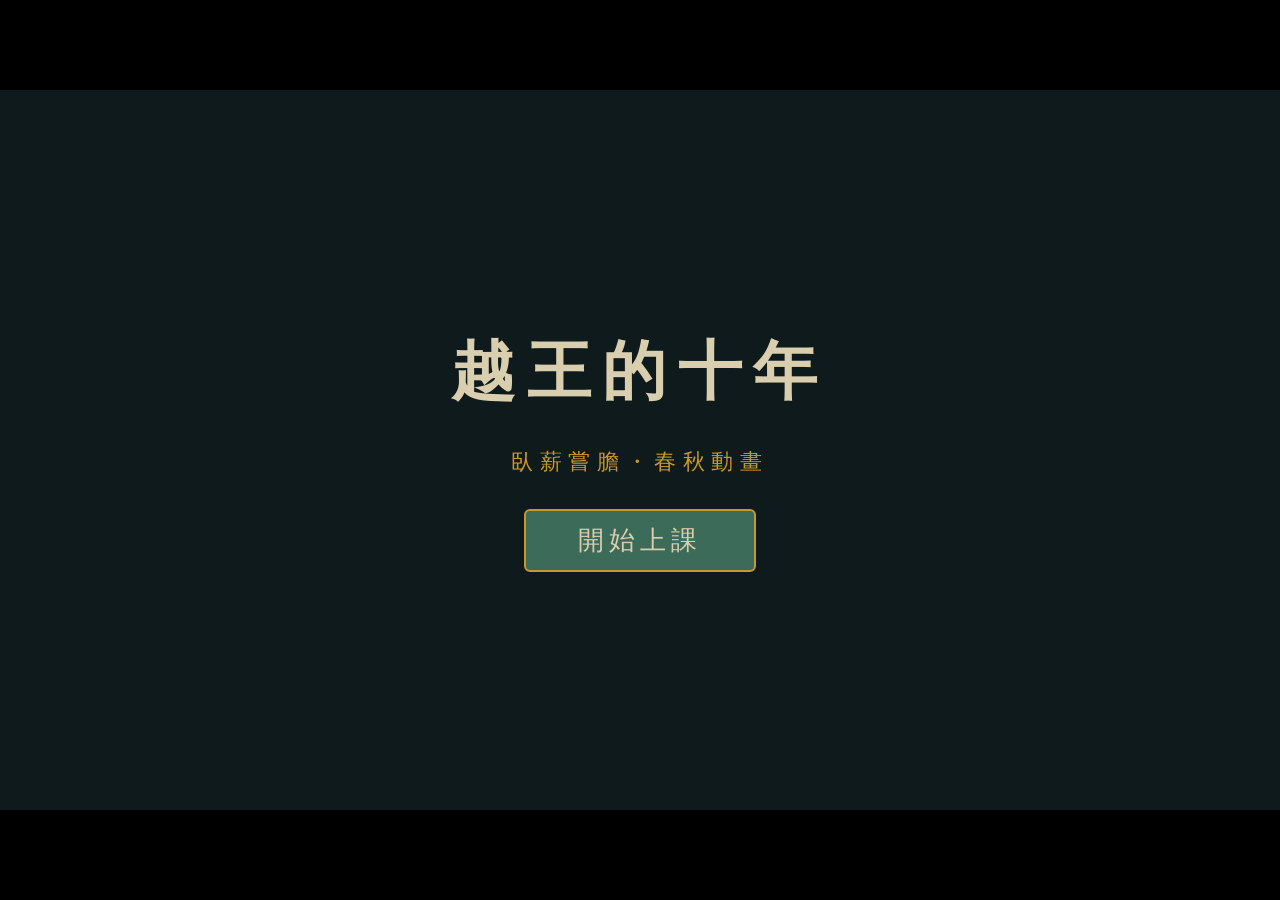
<file: zhou/index.html>
<!DOCTYPE html>
<html lang="zh-Hant">
<head>
<meta charset="UTF-8">
<meta name="viewport" content="width=device-width, initial-scale=1">
<title>越王的十年・臥薪嘗膽</title>
<link rel="stylesheet" href="shared/style.css">
<style>
html,body{margin:0;height:100%;background:#000;overflow:hidden;font-family:var(--serif);color:var(--slip);}
#stage{position:absolute;left:50%;top:50%;width:1280px;height:720px;
  transform-origin:center;background:var(--night);overflow:hidden;}
section[data-scene]{position:absolute;inset:0;display:none;}
section[data-scene].active{display:block;} /* flex scenes override with #scene-xxx.active{display:flex} */

/* start */
#scene-start{flex-direction:column;align-items:center;justify-content:center;gap:32px;}
#scene-start.active{display:flex;}
#scene-start h1{font-size:64px;letter-spacing:.18em;margin:0;color:var(--slip);}
#scene-start p{font-size:22px;letter-spacing:.3em;color:var(--gold);margin:0;}
#start-btn{font-family:var(--serif);font-size:26px;letter-spacing:.2em;
  padding:12px 52px;background:var(--jade);color:var(--slip);
  border:2px solid var(--gold);border-radius:6px;cursor:pointer;}
#start-btn:hover{filter:brightness(1.15);}

@keyframes breathe{0%,100%{opacity:.2}50%{opacity:.9}}
@keyframes fadeIn{from{opacity:0}to{opacity:1}}

/* --- homecoming --- */
#scene-homecoming{cursor:pointer;}
#scene-homecoming svg{position:absolute;inset:0;}
#homecoming-card{
  position:absolute;left:50%;bottom:64px;transform:translateX(-50%);
  font-size:36px;letter-spacing:.18em;color:var(--slip);
  text-shadow:0 2px 16px rgba(0,0,0,.9);
  animation:fadeIn .9s ease both;
}
#homecoming-hint{
  position:absolute;right:60px;bottom:36px;font-size:18px;
  color:var(--gold);animation:breathe 2s infinite;
}

/* --- comfort --- */
#scene-comfort svg{position:absolute;inset:0;}

/* --- turning --- */
#scene-turning{cursor:pointer;}
#scene-turning svg{position:absolute;inset:0;}
#flashback-overlay{
  position:absolute;inset:0;background:#080f14;
  opacity:0;pointer-events:none;transition:opacity .07s;
}
#flashback-overlay.show{opacity:.88;}
#turning-hint{
  position:absolute;right:60px;bottom:36px;font-size:18px;
  color:var(--gold);animation:breathe 2s infinite;
}

/* --- decision --- */
#scene-decision svg{position:absolute;inset:0;}
#xin-wrap,#dan-wrap{
  position:absolute;bottom:72px;
  opacity:0;transition:transform .85s cubic-bezier(.18,1.2,.4,1),opacity .7s;
}
#xin-wrap{ left:148px; transform:translateX(-110px); }
#dan-wrap{ right:148px; transform:translateX(110px); }
#xin-wrap.arrived,#dan-wrap.arrived{ transform:translateX(0); opacity:1; }

/* --- ritual --- */
#scene-ritual{touch-action:none;}
#ritual-memory{position:absolute;inset:0;pointer-events:none;}
#ritual-glow{
  position:absolute;left:50%;top:50%;
  width:700px;height:700px;margin-left:-350px;margin-top:-350px;
  border-radius:50%;
  background:radial-gradient(circle,rgba(201,152,42,.55) 0%,rgba(201,152,42,0) 68%);
  opacity:0;pointer-events:none;transition:opacity .35s;
}
#goujian-rising{
  position:absolute;left:50%;top:48px;transform:translateX(-50%);
  pointer-events:none;
}
#ritual-xin{
  position:absolute;left:148px;bottom:58px;
  width:210px;height:140px;cursor:pointer;touch-action:none;
}
#ritual-dan{
  position:absolute;right:148px;bottom:50px;
  width:168px;height:188px;cursor:pointer;touch-action:none;
}

/* --- ending --- */
#scene-ending{flex-direction:column;align-items:center;justify-content:center;gap:44px;}
#scene-ending.active{display:flex;}
#ending-figure{opacity:0;transition:opacity 1.1s;}
#ending-figure.show{opacity:1;}
#ending-text{
  font-size:118px;letter-spacing:.45em;color:var(--gold);margin:0;
  opacity:0;transition:opacity 1.3s;
  text-shadow:0 0 48px rgba(201,152,42,.55);
}
#ending-text.show{opacity:1;}
#ending-btn{
  font-family:var(--serif);font-size:26px;letter-spacing:.2em;
  padding:10px 42px;background:var(--jade);color:var(--slip);
  border:none;border-radius:6px;cursor:pointer;
  opacity:0;transition:opacity .8s;
}
#ending-btn.show{opacity:1;}
#ending-btn:hover{filter:brightness(1.15);}
</style>
</head>
<body>
<div id="stage">
  <section data-scene="start" id="scene-start" class="active">
    <h1>越王的十年</h1>
    <p>臥薪嘗膽・春秋動畫</p>
    <button id="start-btn">開始上課</button>
  </section>
  <section data-scene="homecoming" id="scene-homecoming">
  <svg viewBox="0 0 1280 720" width="1280" height="720" aria-hidden="true">
    <rect width="1280" height="720" fill="var(--night)"/>
    <defs>
      <radialGradient id="homeGlow" cx="50%" cy="35%" r="58%">
        <stop offset="0%" stop-color="#d4893a" stop-opacity=".38"/>
        <stop offset="100%" stop-color="#d4893a" stop-opacity="0"/>
      </radialGradient>
    </defs>
    <rect width="1280" height="720" fill="url(#homeGlow)"/>
    <!-- 地板 -->
    <rect x="0" y="570" width="1280" height="150" fill="#111008"/>
    <!-- 燈籠左 -->
    <g transform="translate(280,70)">
      <line x1="0" y1="0" x2="0" y2="28" stroke="var(--slip)" stroke-width="2"/>
      <ellipse cx="0" cy="62" rx="22" ry="36" fill="var(--warm)" opacity=".88"/>
      <line x1="0" y1="98" x2="0" y2="114" stroke="var(--slip)" stroke-width="2"/>
    </g>
    <!-- 燈籠右 -->
    <g transform="translate(1000,70)">
      <line x1="0" y1="0" x2="0" y2="28" stroke="var(--slip)" stroke-width="2"/>
      <ellipse cx="0" cy="62" rx="22" ry="36" fill="var(--warm)" opacity=".88"/>
      <line x1="0" y1="98" x2="0" y2="114" stroke="var(--slip)" stroke-width="2"/>
    </g>
    <!-- 跪迎臣子 A -->
    <g transform="translate(220,490)" fill="#0c1808">
      <circle cx="0" cy="-58" r="18"/>
      <rect x="-15" y="-38" width="30" height="48" rx="6"/>
      <rect x="-13" y="10" width="26" height="16" rx="4"
            transform="rotate(-32 0 10)"/>
      <line x1="-14" y1="2" x2="-48" y2="22"
            stroke="#0c1808" stroke-width="8" stroke-linecap="round"/>
    </g>
    <!-- 跪迎臣子 B -->
    <g transform="translate(440,508)" fill="#0c1808">
      <circle cx="0" cy="-58" r="18"/>
      <rect x="-15" y="-38" width="30" height="48" rx="6"/>
      <rect x="-13" y="10" width="26" height="16" rx="4"
            transform="rotate(-32 0 10)"/>
      <line x1="-14" y1="2" x2="-48" y2="22"
            stroke="#0c1808" stroke-width="8" stroke-linecap="round"/>
    </g>
    <!-- 勾踐走入（右側） -->
    <g transform="translate(860,290)" fill="#0c1808">
      <rect x="-18" y="-116" width="36" height="10" rx="2"/>
      <path d="M-14,-116 L-10,-132 L0,-126 L10,-132 L14,-116 Z"/>
      <circle cx="0" cy="-84" r="26"/>
      <path d="M-30,-58 C-32,10 -30,100 -22,150 L22,150 C30,100 32,10 30,-58 Z"/>
      <ellipse cx="-14" cy="158" rx="16" ry="8"/>
      <ellipse cx="18" cy="154" rx="16" ry="8"/>
    </g>
  </svg>
  <div id="homecoming-card">終於，夫差放他回家了。</div>
  <div id="homecoming-hint">點一下，繼續</div>
</section>
  <section data-scene="comfort" id="scene-comfort">
  <svg viewBox="0 0 1280 720" width="1280" height="720" aria-hidden="true">
    <rect width="1280" height="720" fill="var(--night)"/>
    <defs>
      <radialGradient id="comfortGlow" cx="48%" cy="38%" r="52%">
        <stop offset="0%" stop-color="#d4893a" stop-opacity=".42"/>
        <stop offset="100%" stop-color="#d4893a" stop-opacity="0"/>
      </radialGradient>
    </defs>
    <rect width="1280" height="720" fill="url(#comfortGlow)"/>
    <!-- 地板 -->
    <rect x="0" y="580" width="1280" height="140" fill="#111008"/>
    <!-- 榻 -->
    <rect x="340" y="460" width="560" height="108" rx="20" fill="#3a2810"/>
    <rect x="328" y="442" width="584" height="28" rx="8" fill="#4a3218"/>
    <!-- 靠背 -->
    <rect x="790" y="392" width="96" height="108" rx="14" fill="#4e3616"/>
    <!-- 勾踐坐榻：放鬆後靠 -->
    <g transform="translate(560,340)" fill="#0c1808">
      <rect x="-19" y="-32" width="38" height="10" rx="2"/>
      <path d="M-15,-32 L-11,-48 L0,-42 L11,-48 L15,-32 Z"/>
      <circle cx="0" cy="0" r="27"/>
      <!-- 後靠身體 -->
      <path d="M-30,26 C-34,88 -28,158 -18,186 L18,186 C28,158 34,88 30,26 Z"
            transform="rotate(14 0 100)"/>
      <!-- 手拿碗 -->
      <ellipse cx="58" cy="128" rx="26" ry="10"/>
      <line x1="26" y1="100" x2="58" y2="128"
            stroke="#0c1808" stroke-width="9" stroke-linecap="round"/>
    </g>
    <!-- 侍者（右） -->
    <g transform="translate(940,278)" fill="#0c1808">
      <circle cx="0" cy="0" r="20"/>
      <rect x="-17" y="20" width="34" height="96" rx="8"/>
      <rect x="-28" y="-8" width="56" height="7" rx="3"
            transform="rotate(-8 0 0)"/>
    </g>
  </svg>
</section>
  <section data-scene="turning" id="scene-turning">
  <svg viewBox="0 0 1280 720" width="1280" height="720" aria-hidden="true">
    <rect width="1280" height="720" fill="var(--night)"/>
    <defs>
      <radialGradient id="turningGlow" cx="48%" cy="38%" r="52%">
        <stop offset="0%" stop-color="#d4893a" stop-opacity=".18"/>
        <stop offset="100%" stop-color="#d4893a" stop-opacity="0"/>
      </radialGradient>
    </defs>
    <rect width="1280" height="720" fill="url(#turningGlow)"/>
    <rect x="0" y="580" width="1280" height="140" fill="#111008"/>
    <!-- 榻（同 comfort） -->
    <rect x="340" y="460" width="560" height="108" rx="20" fill="#3a2810"/>
    <rect x="328" y="442" width="584" height="28" rx="8" fill="#4a3218"/>
    <rect x="790" y="392" width="96" height="108" rx="14" fill="#4e3616"/>
    <!-- 碗放在榻前地板 -->
    <ellipse cx="640" cy="498" rx="28" ry="10" fill="#0c1808"/>
    <!-- 勾踐坐直，不拿碗 -->
    <g transform="translate(560,310)" fill="#0c1808">
      <rect x="-19" y="-32" width="38" height="10" rx="2"/>
      <path d="M-15,-32 L-11,-48 L0,-42 L11,-48 L15,-32 Z"/>
      <circle cx="0" cy="0" r="27"/>
      <path d="M-30,26 C-32,80 -30,150 -20,178 L20,178 C30,150 32,80 30,26 Z"/>
    </g>
    <!-- 窗（右上） -->
    <g transform="translate(1040,160)">
      <rect x="0" y="0" width="108" height="148" fill="#07101a"/>
      <rect x="6" y="6" width="96" height="136" fill="#0e1e2c" opacity=".7"/>
      <line x1="54" y1="6" x2="54" y2="142" stroke="#182430" stroke-width="3"/>
      <line x1="6" y1="74" x2="102" y2="74" stroke="#182430" stroke-width="3"/>
    </g>
  </svg>
  <!-- 閃回覆蓋（馬廄冷調） -->
  <div id="flashback-overlay">
    <svg viewBox="0 0 1280 720" width="1280" height="720"
         style="position:absolute;inset:0;">
      <rect width="1280" height="720" fill="#080f14"/>
      <!-- 欄杆 -->
      <g stroke="#162030" stroke-width="12" fill="none">
        <line x1="180" y1="0" x2="180" y2="720"/>
        <line x1="380" y1="0" x2="380" y2="720"/>
        <line x1="580" y1="0" x2="580" y2="720"/>
        <line x1="780" y1="0" x2="780" y2="720"/>
        <line x1="980" y1="0" x2="980" y2="720"/>
        <line x1="1180" y1="0" x2="1180" y2="720"/>
      </g>
      <rect x="0" y="296" width="1280" height="12" fill="#162030"/>
      <rect x="0" y="456" width="1280" height="12" fill="#162030"/>
      <!-- 吳王（左，高大） -->
      <g transform="translate(280,100)" fill="#18283c" opacity=".85">
        <circle cx="0" cy="0" r="34"/>
        <path d="M-44,34 C-50,148 -44,248 -34,300 L34,300 C44,248 50,148 44,34 Z"/>
      </g>
      <!-- 勾踐跪姿（中右，小） -->
      <g transform="translate(760,380)" fill="#22344a" opacity=".85">
        <circle cx="0" cy="-42" r="22"/>
        <path d="M-24,-20 C-24,26 -20,58 -12,68 L12,68 C20,58 24,26 24,-20 Z"/>
        <ellipse cx="-22" cy="74" rx="19" ry="8"/>
        <ellipse cx="22" cy="74" rx="19" ry="8"/>
      </g>
    </svg>
  </div>
  <div id="turning-hint">點一下，繼續</div>
</section>
  <section data-scene="decision" id="scene-decision">
  <svg viewBox="0 0 1280 720" width="1280" height="720" aria-hidden="true">
    <rect width="1280" height="720" fill="var(--night)"/>
    <!-- 地板 -->
    <rect x="0" y="580" width="1280" height="140" fill="#0d1208"/>
    <!-- 被推到右側的榻（殘影） -->
    <rect x="830" y="462" width="380" height="90" rx="14"
          fill="#3a2810" opacity=".3"/>
    <!-- 勾踐站立 -->
    <g transform="translate(640,238)" fill="#0c1808">
      <rect x="-19" y="-32" width="38" height="10" rx="2"/>
      <path d="M-15,-32 L-11,-48 L0,-42 L11,-48 L15,-32 Z"/>
      <circle cx="0" cy="0" r="27"/>
      <path d="M-32,26 C-34,84 -32,162 -22,202 L22,202 C32,162 34,84 32,26 Z"/>
      <ellipse cx="-16" cy="210" rx="17" ry="8"/>
      <ellipse cx="16" cy="210" rx="17" ry="8"/>
    </g>
  </svg>
  <!-- 薪草（左下滑入） -->
  <div id="xin-wrap">
    <svg viewBox="0 0 200 130" width="200" height="130">
      <g stroke="var(--ember)" stroke-linecap="round" stroke-width="5">
        <line x1="22" y1="18" x2="72" y2="118"/>
        <line x1="40" y1="12" x2="88" y2="116"/>
        <line x1="58" y1="10" x2="104" y2="114"/>
        <line x1="76" y1="12" x2="118" y2="116"/>
        <line x1="94" y1="16" x2="132" y2="116"/>
        <line x1="110" y1="20" x2="146" y2="114"/>
        <line x1="128" y1="18" x2="160" y2="116"/>
        <line x1="146" y1="14" x2="174" y2="118"/>
      </g>
      <rect x="58" y="56" width="84" height="10" rx="5" fill="#7a4820"/>
    </svg>
  </div>
  <!-- 苦膽（右下滑入） -->
  <div id="dan-wrap">
    <svg viewBox="0 0 140 170" width="140" height="170">
      <ellipse cx="70" cy="110" rx="54" ry="52" fill="var(--gall)" opacity=".88"/>
      <path d="M44,66 Q70,22 96,66"
            fill="none" stroke="var(--gall)" stroke-width="13"
            stroke-linecap="round" opacity=".88"/>
      <path d="M58,56 Q70,44 82,56"
            fill="none" stroke="#4a5a18" stroke-width="6"/>
      <ellipse cx="50" cy="90" rx="12" ry="18" fill="#fff" opacity=".12"/>
    </svg>
  </div>
</section>
  <section data-scene="ritual" id="scene-ritual">
  <!-- 上方：馬廄閃回（固定背景） -->
  <svg id="ritual-memory" viewBox="0 0 1280 720" width="1280" height="720"
       aria-hidden="true">
    <rect width="1280" height="720" fill="#080f14"/>
    <g stroke="#152030" stroke-width="10" fill="none" opacity=".75">
      <line x1="130" y1="0" x2="130" y2="560"/>
      <line x1="320" y1="0" x2="320" y2="560"/>
      <line x1="510" y1="0" x2="510" y2="560"/>
      <line x1="700" y1="0" x2="700" y2="560"/>
      <line x1="890" y1="0" x2="890" y2="560"/>
      <line x1="1080" y1="0" x2="1080" y2="560"/>
    </g>
    <rect x="0" y="310" width="1280" height="10" fill="#152030" opacity=".7"/>
    <!-- 吳王（左，高大俯視） -->
    <g transform="translate(260,90)" fill="#16273a" opacity=".82">
      <circle cx="0" cy="0" r="36"/>
      <path d="M-46,36 C-52,154 -46,258 -36,312 L36,312 C46,258 52,154 46,36 Z"/>
    </g>
    <!-- 勾踐跪（右偏中，小） -->
    <g transform="translate(840,390)" fill="#203248" opacity=".82">
      <circle cx="0" cy="-44" r="24"/>
      <path d="M-26,-22 C-26,26 -22,58 -14,68 L14,68 C22,58 26,26 26,-22 Z"/>
      <ellipse cx="-22" cy="74" rx="19" ry="8"/>
      <ellipse cx="22" cy="74" rx="19" ry="8"/>
    </g>
  </svg>

  <!-- 決心金光（隨進度擴散） -->
  <div id="ritual-glow"></div>

  <!-- 勾踐剪影（中央，姿態隨進度改變） -->
  <svg id="goujian-rising" viewBox="0 0 160 340"
       width="150" height="318" aria-hidden="true">
    <defs>
      <radialGradient id="risingGlow" cx="50%" cy="35%" r="55%">
        <stop offset="0%" stop-color="var(--gold)" stop-opacity=".3"/>
        <stop offset="100%" stop-color="var(--gold)" stop-opacity="0"/>
      </radialGradient>
    </defs>
    <circle cx="80" cy="160" r="130" fill="url(#risingGlow)"/>
    <!-- 王冠 -->
    <rect id="gj-crown-base" x="60" y="14" width="40" height="10" rx="2"
          fill="var(--slip)" opacity=".92"/>
    <path id="gj-crown-tips" d="M64,14 L68,0 L80,6 L92,0 L96,14 Z"
          fill="var(--gold)" opacity=".92"/>
    <!-- 頭 -->
    <circle id="gj-head" cx="80" cy="46" r="28" fill="var(--slip)" opacity=".92"/>
    <!-- 上身＋腿 -->
    <g id="gj-body-group">
      <path id="gj-body"
            d="M50,74 C48,134 50,208 56,252 L104,252 C110,208 112,134 110,74 Z"
            fill="var(--slip)" opacity=".92"/>
      <ellipse cx="62" cy="260" rx="18" ry="9" fill="var(--slip)" opacity=".92"/>
      <ellipse cx="98" cy="260" rx="18" ry="9" fill="var(--slip)" opacity=".92"/>
    </g>
  </svg>

  <!-- 薪草互動點（左下） -->
  <div id="ritual-xin">
    <svg viewBox="0 0 210 140" width="210" height="140">
      <g stroke="var(--ember)" stroke-linecap="round" stroke-width="5.5">
        <line x1="18" y1="18" x2="68" y2="128"/>
        <line x1="36" y1="12" x2="84" y2="126"/>
        <line x1="54" y1="10" x2="100" y2="124"/>
        <line x1="72" y1="12" x2="116" y2="126"/>
        <line x1="90" y1="16" x2="132" y2="124"/>
        <line x1="108" y1="18" x2="148" y2="124"/>
        <line x1="126" y1="16" x2="164" y2="126"/>
        <line x1="144" y1="12" x2="180" y2="128"/>
        <line x1="162" y1="16" x2="194" y2="126"/>
      </g>
      <rect x="54" y="56" width="102" height="11" rx="5" fill="#7a4820"/>
    </svg>
  </div>

  <!-- 苦膽互動點（右下） -->
  <div id="ritual-dan">
    <svg viewBox="0 0 168 188" width="168" height="188">
      <ellipse cx="84" cy="124" rx="62" ry="58" fill="var(--gall)" opacity=".9"/>
      <path d="M52,74 Q84,26 116,74"
            fill="none" stroke="var(--gall)" stroke-width="14"
            stroke-linecap="round" opacity=".9"/>
      <path d="M66,62 Q84,50 102,62"
            fill="none" stroke="#4a5a18" stroke-width="7"/>
      <ellipse cx="60" cy="100" rx="14" ry="20" fill="#fff" opacity=".13"/>
    </svg>
  </div>
</section>
  <section data-scene="ending" id="scene-ending">
  <svg id="ending-figure" viewBox="0 0 160 340" width="130" height="276">
    <defs>
      <radialGradient id="endGlow" cx="50%" cy="38%" r="52%">
        <stop offset="0%" stop-color="var(--gold)" stop-opacity=".52"/>
        <stop offset="100%" stop-color="var(--gold)" stop-opacity="0"/>
      </radialGradient>
    </defs>
    <circle cx="80" cy="170" r="148" fill="url(#endGlow)"/>
    <rect x="60" y="14" width="40" height="10" rx="2" fill="var(--slip)"/>
    <path d="M64,14 L68,0 L80,6 L92,0 L96,14 Z" fill="var(--gold)"/>
    <circle cx="80" cy="46" r="28" fill="var(--slip)"/>
    <path d="M50,74 C48,134 50,208 56,252 L104,252 C110,208 112,134 110,74 Z"
          fill="var(--slip)"/>
    <ellipse cx="62" cy="260" rx="18" ry="9" fill="var(--slip)"/>
    <ellipse cx="98" cy="260" rx="18" ry="9" fill="var(--slip)"/>
  </svg>
  <p id="ending-text">十年。</p>
  <button id="ending-btn">繼續 →</button>
</section>
</div>
<script>
'use strict';

/* ===== 舞台縮放 ===== */
function fitStage(){
  const s = Math.min(innerWidth/1280, innerHeight/720);
  const st = document.getElementById('stage');
  st.style.setProperty('--fit', s);
  st.style.transform = `translate(-50%,-50%) scale(${s})`;
}
addEventListener('resize', fitStage);
fitStage();

/* ===== Web Audio 音效引擎 ===== */
const audio={
  ctx:null, enabled:true,
  unlock(){
    if(!this.ctx) this.ctx=new(window.AudioContext||window.webkitAudioContext)();
    if(this.ctx.state==='suspended') this.ctx.resume();
  },
  _noise(dur){
    const n=Math.floor(this.ctx.sampleRate*dur);
    const buf=this.ctx.createBuffer(1,n,this.ctx.sampleRate);
    const d=buf.getChannelData(0);
    for(let i=0;i<n;i++) d[i]=Math.random()*2-1;
    return buf;
  },
  /* 竹篁風聲：低頻帶通噪音，持續 */
  startWind(){
    if(!this.ctx||!this.enabled) return {stop(){}};
    const src=this.ctx.createBufferSource();
    src.buffer=this._noise(3); src.loop=true;
    const bp=this.ctx.createBiquadFilter();
    bp.type='bandpass'; bp.frequency.value=320; bp.Q.value=0.5;
    const g=this.ctx.createGain(); g.gain.value=0.07;
    src.connect(bp); bp.connect(g); g.connect(this.ctx.destination);
    src.start();
    return {stop:()=>{
      g.gain.setTargetAtTime(0,this.ctx.currentTime,0.3);
      src.stop(this.ctx.currentTime+0.6);
    }};
  },
  /* 遠方鼓聲：單擊脈衝，intensity(0~1)控制觸發頻率 */
  startDrum(){
    if(!this.ctx||!this.enabled) return {setIntensity(){},stop(){}};
    let intensity=0, timer=null;
    const ctx=this.ctx;
    const beat=()=>{
      if(intensity<=0||!ctx) return;
      const o=ctx.createOscillator();
      o.frequency.setValueAtTime(80,ctx.currentTime);
      o.frequency.exponentialRampToValueAtTime(38,ctx.currentTime+0.18);
      const g=ctx.createGain();
      g.gain.setValueAtTime(0.25+intensity*0.35,ctx.currentTime);
      g.gain.exponentialRampToValueAtTime(0.001,ctx.currentTime+0.22);
      o.connect(g); g.connect(ctx.destination);
      o.start(ctx.currentTime); o.stop(ctx.currentTime+0.22);
      const nextMs=1800-intensity*1400+Math.random()*180;
      timer=setTimeout(beat,nextMs);
    };
    return {
      setIntensity(v){
        intensity=Math.max(0,Math.min(1,v));
        if(!timer&&intensity>0) beat();
      },
      stop(){ clearTimeout(timer); timer=null; intensity=0; }
    };
  },
  /* 溫暖室內環境音：低頻噪音 */
  startWarm(){
    if(!this.ctx||!this.enabled) return {stop(){}};
    const src=this.ctx.createBufferSource();
    src.buffer=this._noise(4); src.loop=true;
    const lp=this.ctx.createBiquadFilter();
    lp.type='lowpass'; lp.frequency.value=180;
    const g=this.ctx.createGain(); g.gain.value=0.04;
    src.connect(lp); lp.connect(g); g.connect(this.ctx.destination);
    src.start();
    return {stop:()=>{
      g.gain.setTargetAtTime(0,this.ctx.currentTime,0.5);
      src.stop(this.ctx.currentTime+1);
    }};
  },
  /* 決心完成：上升和弦 */
  resolve(){
    if(!this.ctx||!this.enabled) return;
    const t=this.ctx.currentTime;
    [330,440,550,660].forEach((f,i)=>{
      const o=this.ctx.createOscillator(); o.type='sine'; o.frequency.value=f;
      const g=this.ctx.createGain();
      g.gain.setValueAtTime(0,t+i*0.07);
      g.gain.linearRampToValueAtTime(0.14,t+i*0.07+0.06);
      g.gain.exponentialRampToValueAtTime(0.001,t+i*0.07+0.9);
      o.connect(g); g.connect(this.ctx.destination);
      o.start(t+i*0.07); o.stop(t+i*0.07+0.9);
    });
  }
};
document.getElementById('start-btn').addEventListener('click',()=>audio.unlock());

/* ===== Scene A: 回家 ===== */
let warmHandle = null;
document.addEventListener('scene:enter', e=>{
  if(e.detail.scene==='homecoming') warmHandle=audio.startWarm();
  if(e.detail.scene==='turning'){
    if(warmHandle){ warmHandle.stop(); warmHandle=null; }
  }
});
document.getElementById('scene-homecoming').addEventListener('click',()=>{
  game.goto('comfort');
});

/* ===== Scene B: 逍遙 ===== */
document.addEventListener('scene:enter', e=>{
  if(e.detail.scene!=='comfort') return;
  setTimeout(()=>{ if(game.current==='comfort') game.goto('turning'); }, 2600);
});

/* ===== Scene C: 轉折 ===== */
document.addEventListener('scene:enter', e=>{
  if(e.detail.scene!=='turning') return;
  setTimeout(()=>{
    const ov=document.getElementById('flashback-overlay');
    ov.classList.add('show');
    setTimeout(()=>ov.classList.remove('show'), 650);
  }, 1300);
});
document.getElementById('scene-turning').addEventListener('click',()=>{
  if(game.current==='turning') game.goto('decision');
});

/* ===== Scene D: 決定 ===== */
document.addEventListener('scene:enter', e=>{
  if(e.detail.scene!=='decision') return;
  const xin=document.getElementById('xin-wrap');
  const dan=document.getElementById('dan-wrap');
  xin.classList.remove('arrived'); dan.classList.remove('arrived');
  setTimeout(()=>{
    xin.classList.add('arrived'); dan.classList.add('arrived');
    setTimeout(()=>{ if(game.current==='decision') game.goto('ritual'); }, 1300);
  }, 500);
});

/* ===== Scene E: 雙點互動 ===== */
(()=>{
  const xinEl    = document.getElementById('ritual-xin');
  const danEl    = document.getElementById('ritual-dan');
  const glowEl   = document.getElementById('ritual-glow');
  const bodyGrp  = document.getElementById('gj-body-group');
  const headEl   = document.getElementById('gj-head');
  const crownB   = document.getElementById('gj-crown-base');
  const crownT   = document.getElementById('gj-crown-tips');

  let xinHeld=false, danHeld=false;
  let progress=0, lastTs=0;
  let xinPhase=0, danPhase=Math.PI*0.55;
  let running=false, completed=false;
  let windH=null, drumH=null;
  let _loopGen=0;

  function applyPosture(p){
    const angle=-26*(1-p);
    const lift=-36*p;
    bodyGrp.setAttribute('transform',
      `rotate(${angle.toFixed(2)} 80 165) translate(0 ${lift.toFixed(1)})`);
    const hy=(46+lift*0.55).toFixed(1);
    headEl.setAttribute('cy',hy);
    const cy=(14+lift*0.55).toFixed(1);
    crownB.setAttribute('y',cy);
    crownT.setAttribute('transform',`translate(0 ${(lift*0.55).toFixed(1)})`);
  }

  function driftLoop(gen,ts){
    if(!running||gen!==_loopGen) return;
    xinPhase+=0.0009; danPhase+=0.0012;
    xinEl.style.transform=`translateX(${driftXin(xinPhase).toFixed(1)}px)`;
    danEl.style.transform=`translateY(${driftDan(danPhase).toFixed(1)}px)`;
    requestAnimationFrame(ts=>driftLoop(gen,ts));
  }

  function progressLoop(gen,ts){
    if(!running||gen!==_loopGen) return;
    const dt=lastTs ? Math.min((ts-lastTs)/1000,0.05) : 0; lastTs=ts;
    progress=ritualProgress(progress,dt,xinHeld&&danHeld);
    if(drumH) drumH.setIntensity(progress);
    glowEl.style.opacity=String((progress*0.82).toFixed(3));
    applyPosture(progress);
    if(progress>=1&&!completed){
      completed=true; running=false;
      if(windH){windH.stop();windH=null;}
      if(drumH){drumH.stop();drumH=null;}
      audio.resolve();
      setTimeout(()=>game.goto('ending'),820);
    } else {
      requestAnimationFrame(ts=>progressLoop(gen,ts));
    }
  }

  xinEl.addEventListener('pointerdown',e=>{
    e.preventDefault(); xinHeld=true; xinEl.setPointerCapture(e.pointerId);
  });
  xinEl.addEventListener('pointerup',  ()=>{ xinHeld=false; });
  xinEl.addEventListener('pointercancel',()=>{ xinHeld=false; });
  danEl.addEventListener('pointerdown',e=>{
    e.preventDefault(); danHeld=true; danEl.setPointerCapture(e.pointerId);
  });
  danEl.addEventListener('pointerup',  ()=>{ danHeld=false; });
  danEl.addEventListener('pointercancel',()=>{ danHeld=false; });

  document.addEventListener('scene:enter',e=>{
    if(e.detail.scene==='ritual'){
      progress=0; lastTs=0; xinHeld=false; danHeld=false;
      completed=false; xinPhase=0; danPhase=Math.PI*0.55;
      applyPosture(0);
      glowEl.style.opacity='0';
      xinEl.style.transform=''; danEl.style.transform='';
      running=true;
      windH=audio.startWind();
      drumH=audio.startDrum();
      const gen=++_loopGen;
      requestAnimationFrame(ts=>driftLoop(gen,ts));
      requestAnimationFrame(ts=>progressLoop(gen,ts));
    } else {
      running=false;
      if(windH){windH.stop();windH=null;}
      if(drumH){drumH.stop();drumH=null;}
    }
  });
})();

/* ===== 雙點互動：純函式 ===== */
function driftXin(phase){ return Math.sin(phase)*40; }
function driftDan(phase){ return Math.sin(phase)*28; }
function ritualProgress(progress,dt,bothHeld){
  if(!bothHeld) return progress;
  return Math.min(1, progress+dt/9);
}

/* ===== Scene F: 收尾 ===== */
document.addEventListener('scene:enter',e=>{
  if(e.detail.scene!=='ending') return;
  const fig=document.getElementById('ending-figure');
  const txt=document.getElementById('ending-text');
  const btn=document.getElementById('ending-btn');
  fig.classList.remove('show'); txt.classList.remove('show'); btn.classList.remove('show');
  setTimeout(()=>fig.classList.add('show'), 280);
  setTimeout(()=>txt.classList.add('show'), 980);
  setTimeout(()=>btn.classList.add('show'), 2500);
});
/* 第三幕尚未實作：按鈕暫無動作 */
document.getElementById('ending-btn').addEventListener('click',()=>{});

/* ===== 自測框架 ===== */
const selfTests = [];
function test(name, fn){ selfTests.push({name, fn}); }
function assertEq(a, b){ if(a!==b) throw new Error(`expected ${b}, got ${a}`); }
function assertOk(c, m){ if(!c) throw new Error(m||'assertion failed'); }
function runSelfTests(){
  const lines=[]; let passed=0;
  for(const t of selfTests){
    try{ t.fn(); lines.push(`PASS  ${t.name}`); passed++; }
    catch(e){ lines.push(`FAIL  ${t.name} — ${e.message}`); }
  }
  lines.push('', passed===selfTests.length
    ? `ALL PASS (${passed}/${selfTests.length})`
    : `${passed}/${selfTests.length} passed`);
  const pre=document.createElement('pre');
  pre.style.cssText='position:fixed;inset:0;margin:0;background:#000;color:#4f4;z-index:99;padding:20px;font:15px/1.6 Consolas,monospace;overflow:auto;';
  pre.textContent=lines.join('\n');
  document.body.appendChild(pre);
}
addEventListener('load',()=>{ if(location.hash==='#selftest') runSelfTests(); });

/* ===== 場景狀態機 ===== */
const SCENES=['start','homecoming','comfort','turning','decision','ritual','ending'];
const game={
  index:0,
  get current(){ return SCENES[this.index]; },
  goto(name){
    const i=SCENES.indexOf(name);
    if(i===-1) return false;
    this.index=i;
    document.querySelectorAll('section[data-scene]').forEach(s=>
      s.classList.toggle('active', s.dataset.scene===name));
    document.dispatchEvent(new CustomEvent('scene:enter',{detail:{scene:name}}));
    return true;
  },
  next(){ if(this.index<SCENES.length-1) this.goto(SCENES[this.index+1]); }
};
addEventListener('load',()=>{ if(location.hash!=='#selftest') game.goto('start'); });
document.getElementById('start-btn').addEventListener('click',()=>game.goto('homecoming'));

/* 骨架驗證 */
test('stage 含 7 個場景 section',()=>{
  assertEq(document.querySelectorAll('section[data-scene]').length, 7);
});
test('game.goto 切換 active 與 current',()=>{
  game.goto('ritual');
  assertEq(game.current,'ritual');
  assertEq(document.querySelectorAll('section[data-scene].active').length,1);
  assertEq(document.querySelector('section[data-scene].active').dataset.scene,'ritual');
});
test('game.goto 未知場景回傳 false 且不變',()=>{
  game.goto('comfort');
  assertEq(game.goto('nonsense'),false);
  assertEq(game.current,'comfort');
});
test('game.next 依序前進',()=>{
  game.goto('start'); game.next();
  assertEq(game.current,'homecoming');
});
test('scene:enter 事件帶 detail.scene',()=>{
  let got=null;
  const h=e=>{got=e.detail.scene;};
  document.addEventListener('scene:enter',h);
  game.goto('ending');
  document.removeEventListener('scene:enter',h);
  assertEq(got,'ending');
});
test('audio 未解鎖時所有方法安全 no-op',()=>{
  assertEq(audio.ctx,null);
  audio.resolve();
  const h1=audio.startWind();
  assertOk(typeof h1.stop==='function','startWind 應回傳 {stop}');
  h1.stop();
  const h2=audio.startDrum();
  assertOk(typeof h2.setIntensity==='function','startDrum 應回傳 {setIntensity,stop}');
  h2.stop();
  const h3=audio.startWarm();
  assertOk(typeof h3.stop==='function','startWarm 應回傳 {stop}');
  h3.stop();
});
test('audio.unlock 建立 AudioContext',()=>{
  audio.unlock();
  assertOk(audio.ctx!==null,'unlock 後 ctx 不應為 null');
  assertEq(typeof audio.ctx.createOscillator,'function');
});

test('driftXin 範圍 -40~40',()=>{
  for(let i=0;i<30;i++){
    const x=driftXin(Math.random()*Math.PI*2);
    assertOk(x>=-40&&x<=40,`driftXin out of range: ${x}`);
  }
});
test('driftDan 範圍 -28~28',()=>{
  for(let i=0;i<30;i++){
    const y=driftDan(Math.random()*Math.PI*2);
    assertOk(y>=-28&&y<=28,`driftDan out of range: ${y}`);
  }
});
test('ritualProgress 雙按 9 秒充滿',()=>{
  let p=0;
  for(let i=0;i<90;i++) p=ritualProgress(p,0.1,true);
  assertEq(p,1);
});
test('ritualProgress 放開不退',()=>{
  const p=ritualProgress(0.6,5,false);
  assertEq(p,0.6);
});
test('ritualProgress 夾住上限',()=>{
  assertEq(ritualProgress(0.98,9,true),1);
});

</script>
</body>
</html>
</file>
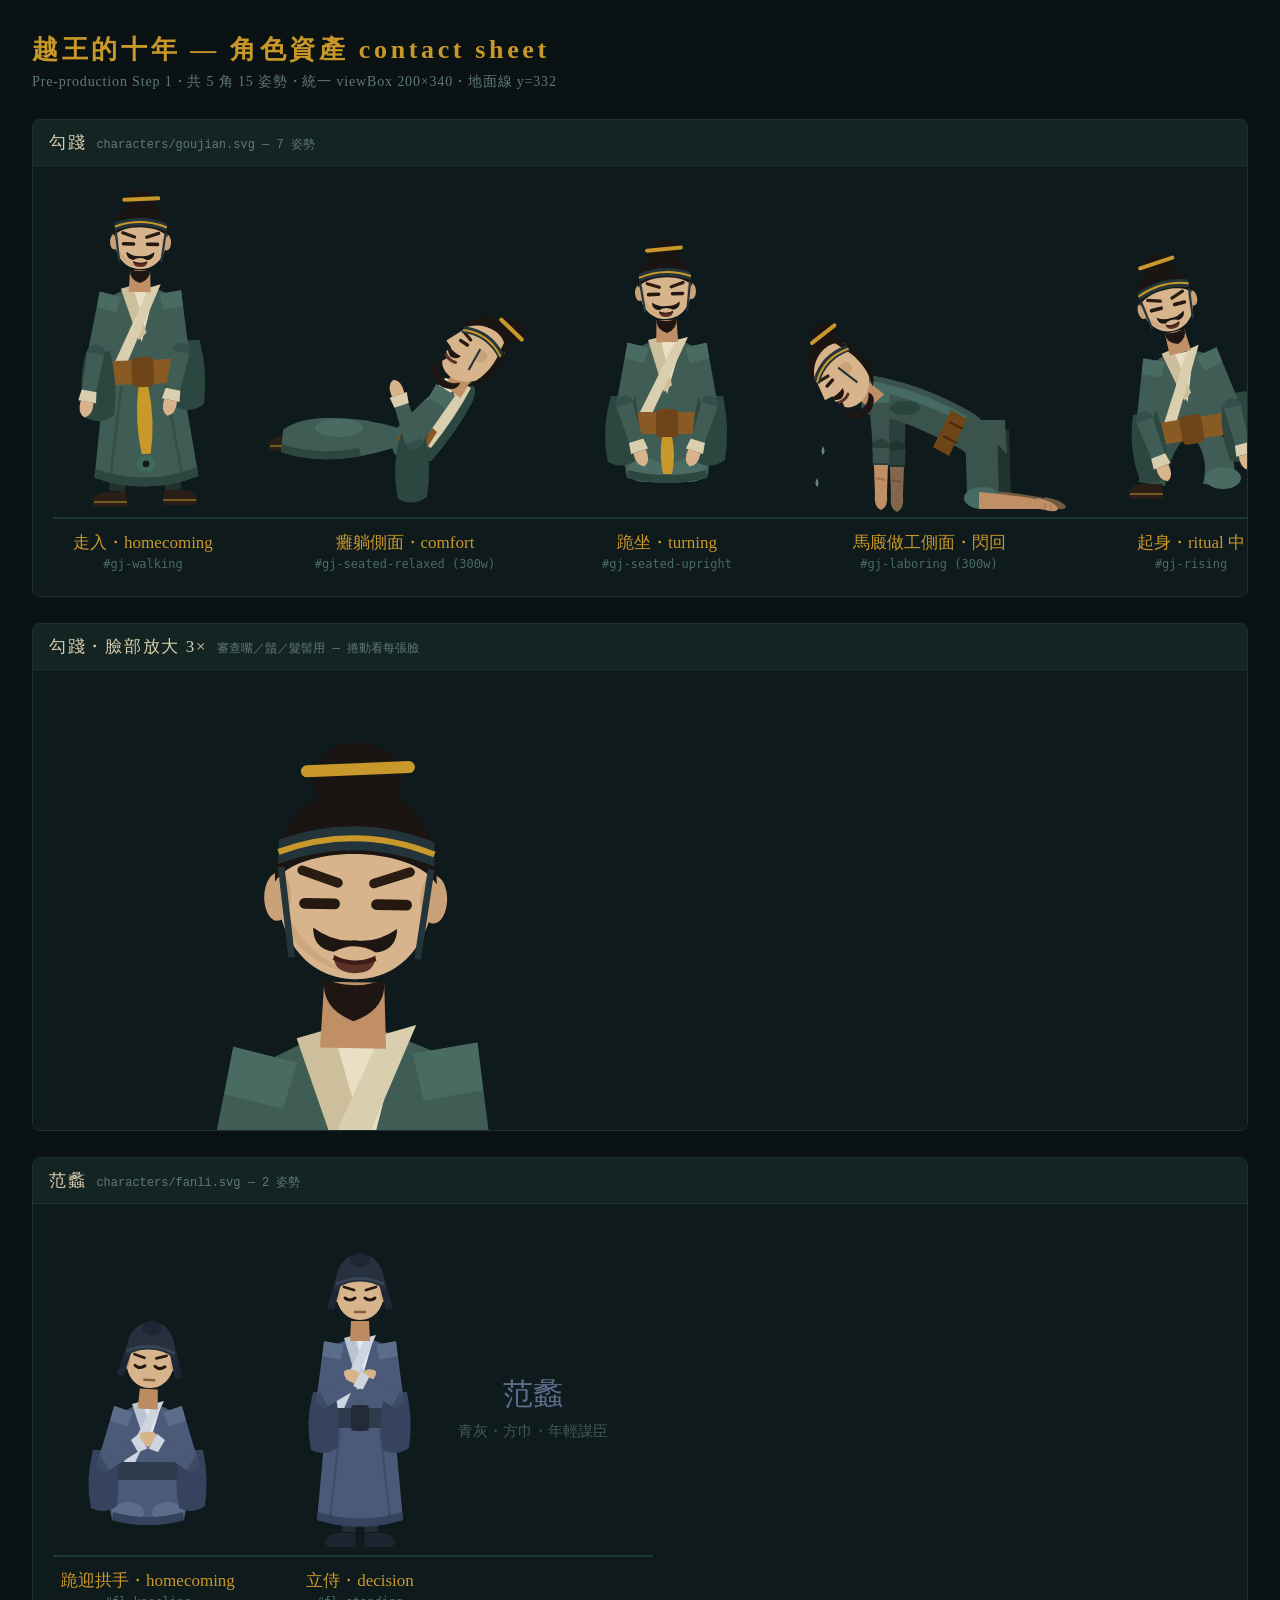
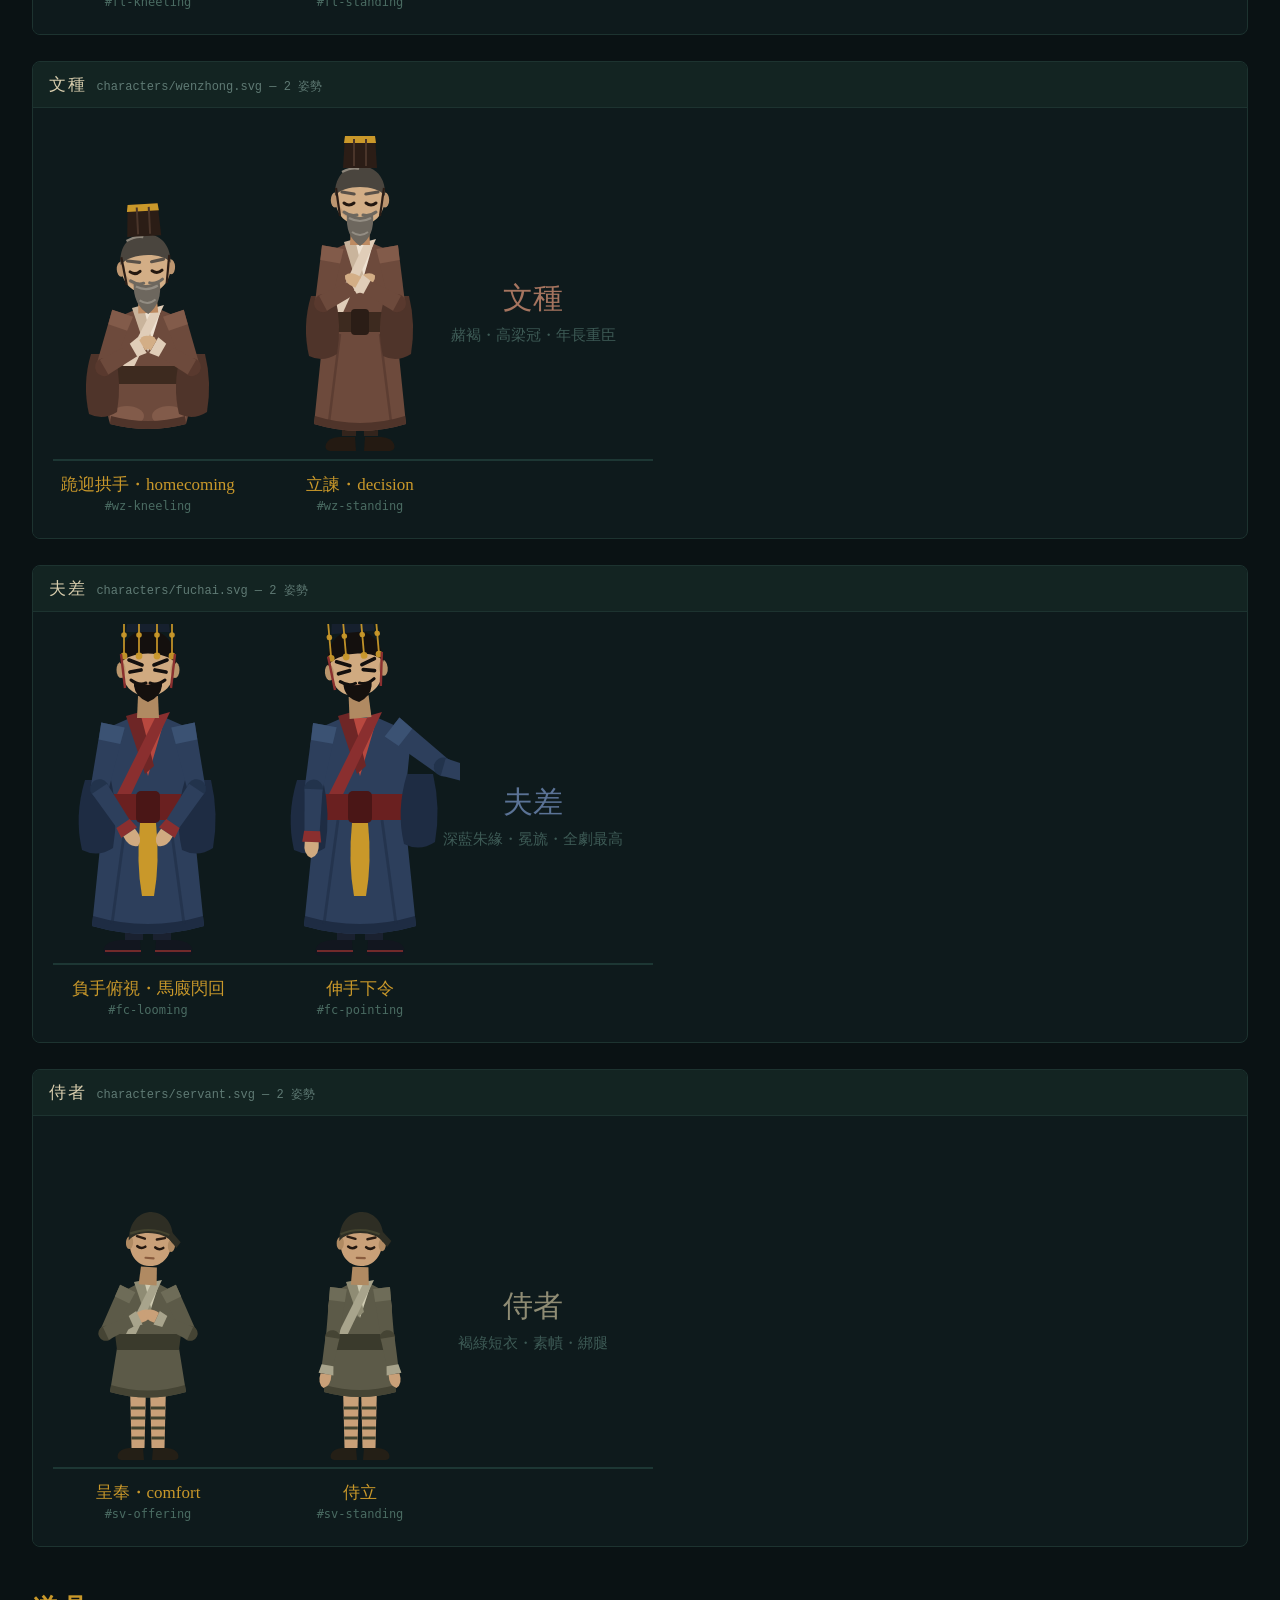
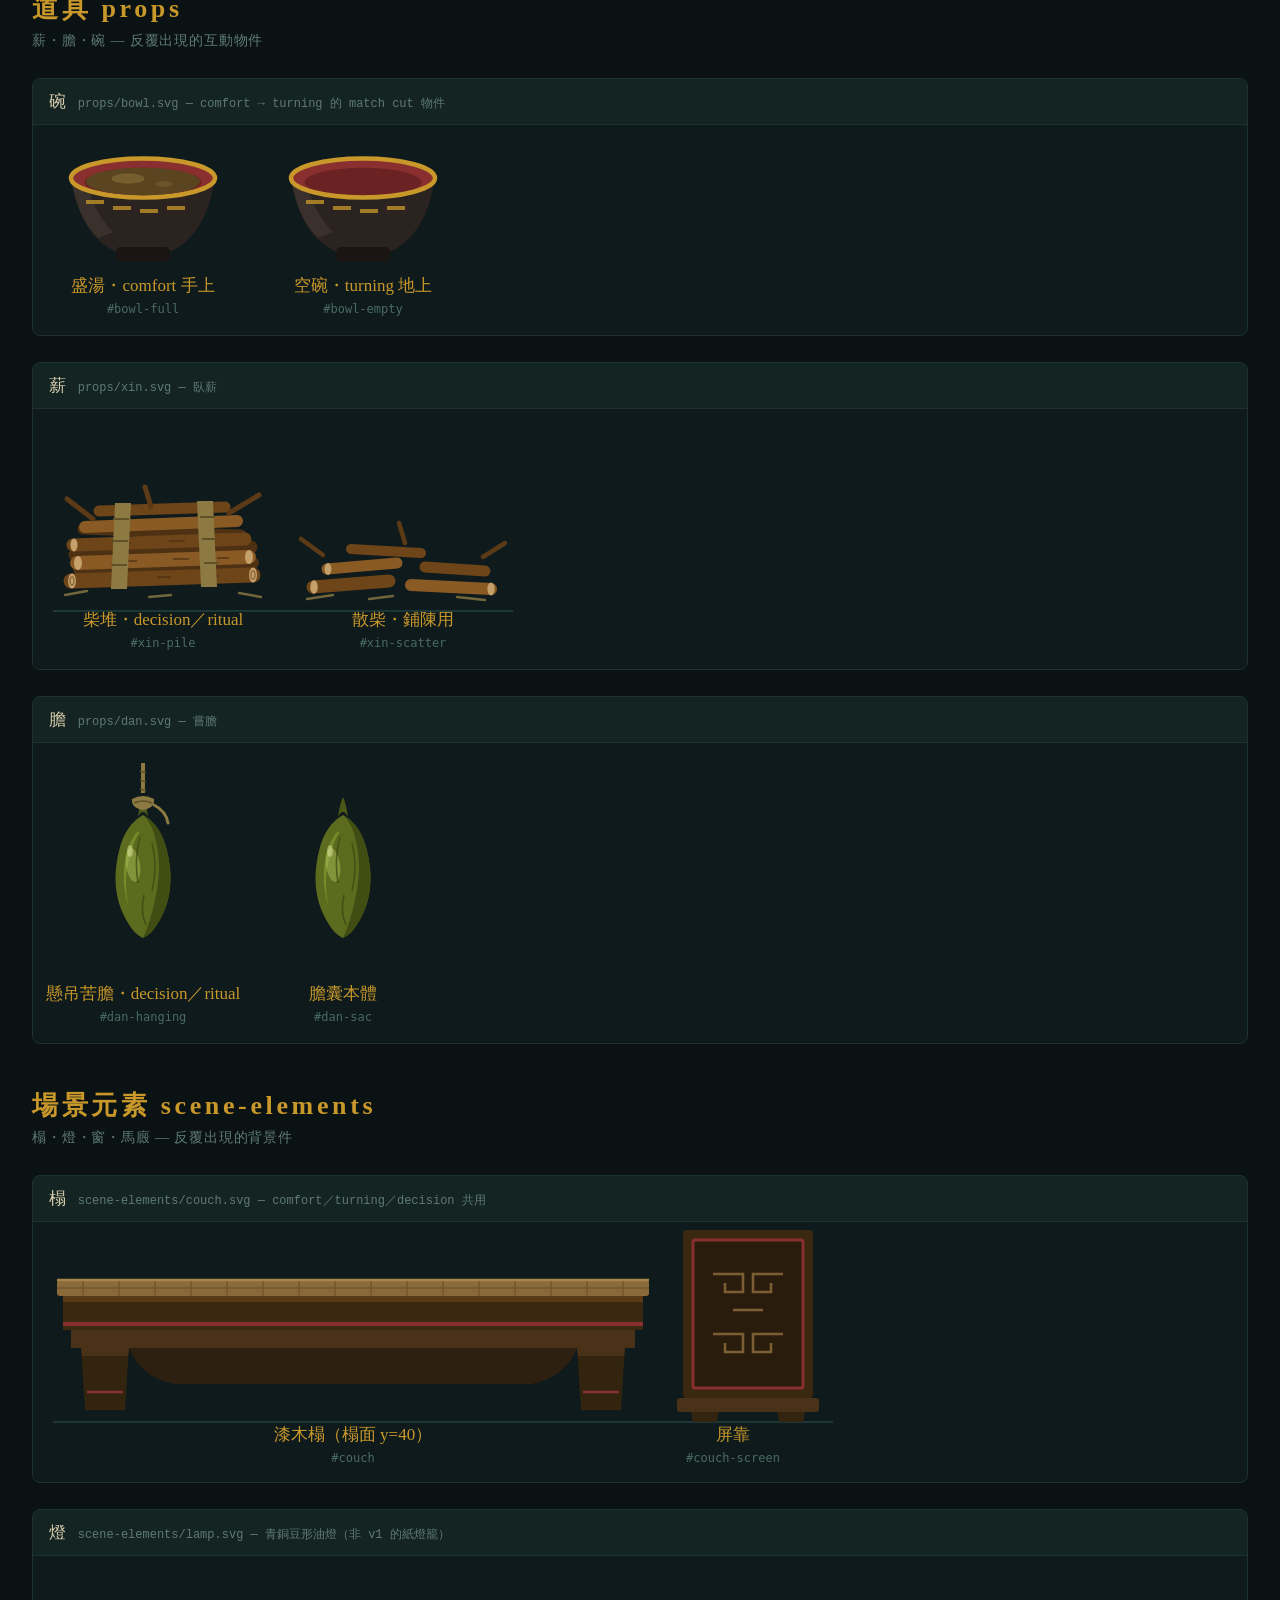
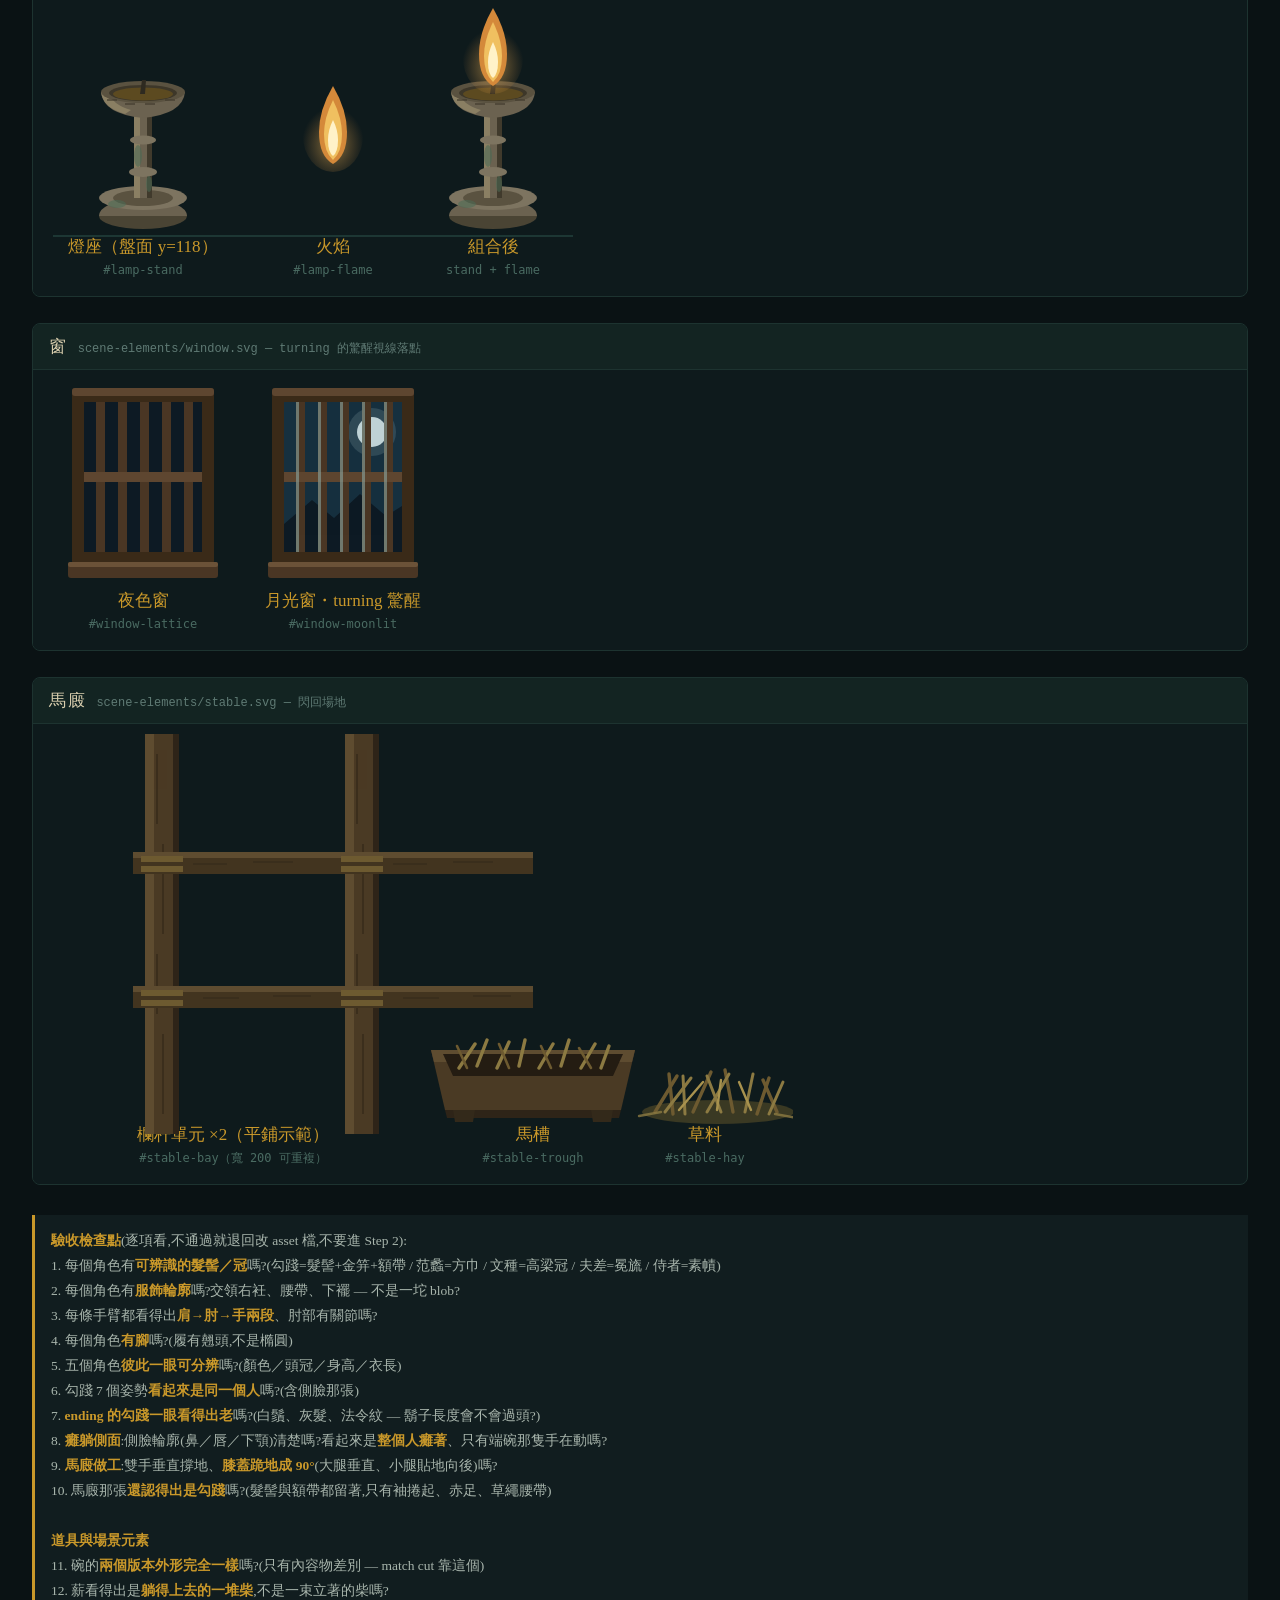
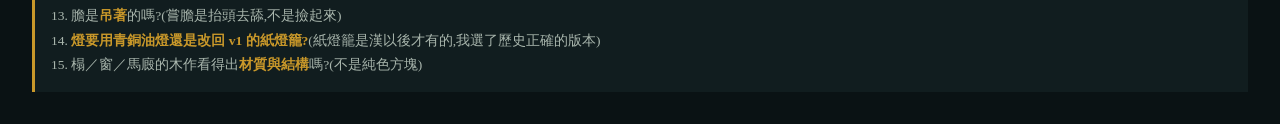
<file: zhou/assets/contact-sheet.html>
<!DOCTYPE html>
<html lang="zh-Hant">
<head>
<meta charset="UTF-8">
<title>zhou — 角色資產 contact sheet</title>
<style>
  body{margin:0;padding:32px;background:#0a1214;color:#d9ceae;
       font-family:'Noto Serif TC','Microsoft JhengHei',serif;}
  h1{font-size:26px;letter-spacing:.14em;margin:0 0 6px;color:#c9982a;}
  p.sub{margin:0 0 28px;color:#5f7a74;font-size:14px;letter-spacing:.06em;}
  section{margin-bottom:26px;border:1px solid #1d3330;border-radius:8px;
          background:#0e1a1c;overflow:hidden;}
  h2{font-size:17px;margin:0;padding:11px 16px;background:#132422;
     border-bottom:1px solid #1d3330;letter-spacing:.1em;font-weight:normal;}
  h2 small{color:#5f7a74;font-size:12px;font-family:monospace;letter-spacing:0;margin-left:10px;}
  /* 原生尺寸顯示 —— 縮圖會把嘴巴等細節縮成次像素，看不出問題。
     橫向捲動看，與直接開 SVG 檔完全一致。 */
  .scroll{overflow-x:auto;}
  img{display:block;width:auto;max-width:none;height:auto;}
  /* 臉部審查用：3 倍放大，可捲動 */
  .zoom{max-height:460px;overflow:auto;}
  .zoom img{width:5100px;}
  .note{margin-top:30px;padding:14px 16px;border-left:3px solid #c9982a;
        background:#111d1f;font-size:13.5px;line-height:1.85;color:#a8b5ac;}
  .note b{color:#c9982a;}
</style>
</head>
<body>
<h1>越王的十年 — 角色資產 contact sheet</h1>
<p class="sub">Pre-production Step 1・共 5 角 15 姿勢・統一 viewBox 200×340・地面線 y=332</p>

<section><h2>勾踐<small>characters/goujian.svg — 7 姿勢</small></h2>
  <div class="scroll"><img src="characters/goujian.svg" alt="勾踐 character sheet"></div></section>
<section><h2>勾踐・臉部放大 3×<small>審查嘴／鬚／髮髻用 — 捲動看每張臉</small></h2>
  <div class="scroll zoom"><img src="characters/goujian.svg" alt="勾踐臉部放大"></div></section>
<section><h2>范蠡<small>characters/fanli.svg — 2 姿勢</small></h2>
  <div class="scroll"><img src="characters/fanli.svg" alt="范蠡 character sheet"></div></section>
<section><h2>文種<small>characters/wenzhong.svg — 2 姿勢</small></h2>
  <div class="scroll"><img src="characters/wenzhong.svg" alt="文種 character sheet"></div></section>
<section><h2>夫差<small>characters/fuchai.svg — 2 姿勢</small></h2>
  <div class="scroll"><img src="characters/fuchai.svg" alt="夫差 character sheet"></div></section>
<section><h2>侍者<small>characters/servant.svg — 2 姿勢</small></h2>
  <div class="scroll"><img src="characters/servant.svg" alt="侍者 character sheet"></div></section>

<h1 style="margin-top:44px">道具 props</h1>
<p class="sub">薪・膽・碗 — 反覆出現的互動物件</p>
<section><h2>碗<small>props/bowl.svg — comfort → turning 的 match cut 物件</small></h2>
  <div class="scroll"><img src="props/bowl.svg" alt="碗 prop"></div></section>
<section><h2>薪<small>props/xin.svg — 臥薪</small></h2>
  <div class="scroll"><img src="props/xin.svg" alt="薪 prop"></div></section>
<section><h2>膽<small>props/dan.svg — 嘗膽</small></h2>
  <div class="scroll"><img src="props/dan.svg" alt="膽 prop"></div></section>

<h1 style="margin-top:44px">場景元素 scene-elements</h1>
<p class="sub">榻・燈・窗・馬廄 — 反覆出現的背景件</p>
<section><h2>榻<small>scene-elements/couch.svg — comfort／turning／decision 共用</small></h2>
  <div class="scroll"><img src="scene-elements/couch.svg" alt="榻"></div></section>
<section><h2>燈<small>scene-elements/lamp.svg — 青銅豆形油燈（非 v1 的紙燈籠）</small></h2>
  <div class="scroll"><img src="scene-elements/lamp.svg" alt="燈"></div></section>
<section><h2>窗<small>scene-elements/window.svg — turning 的驚醒視線落點</small></h2>
  <div class="scroll"><img src="scene-elements/window.svg" alt="窗"></div></section>
<section><h2>馬廄<small>scene-elements/stable.svg — 閃回場地</small></h2>
  <div class="scroll"><img src="scene-elements/stable.svg" alt="馬廄"></div></section>

<div class="note">
  <b>驗收檢查點</b>(逐項看,不通過就退回改 asset 檔,不要進 Step 2):<br>
  1. 每個角色有<b>可辨識的髮髻／冠</b>嗎?(勾踐=髮髻+金笄+額帶 / 范蠡=方巾 / 文種=高梁冠 / 夫差=冕旒 / 侍者=素幘)<br>
  2. 每個角色有<b>服飾輪廓</b>嗎?交領右衽、腰帶、下襬 — 不是一坨 blob?<br>
  3. 每條手臂都看得出<b>肩→肘→手兩段</b>、肘部有關節嗎?<br>
  4. 每個角色<b>有腳</b>嗎?(履有翹頭,不是橢圓)<br>
  5. 五個角色<b>彼此一眼可分辨</b>嗎?(顏色／頭冠／身高／衣長)<br>
  6. 勾踐 7 個姿勢<b>看起來是同一個人</b>嗎?(含側臉那張)<br>
  7. <b>ending 的勾踐一眼看得出老</b>嗎?(白鬚、灰髮、法令紋 — 鬍子長度會不會過頭?)<br>
  8. <b>癱躺側面</b>:側臉輪廓(鼻／唇／下顎)清楚嗎?看起來是<b>整個人癱著</b>、只有端碗那隻手在動嗎?<br>
  9. <b>馬廄做工</b>:雙手垂直撐地、<b>膝蓋跪地成 90°</b>(大腿垂直、小腿貼地向後)嗎?<br>
  10. 馬廄那張<b>還認得出是勾踐</b>嗎?(髮髻與額帶都留著,只有袖捲起、赤足、草繩腰帶)<br>
  <br>
  <b>道具與場景元素</b><br>
  11. 碗的<b>兩個版本外形完全一樣</b>嗎?(只有內容物差別 — match cut 靠這個)<br>
  12. 薪看得出是<b>躺得上去的一堆柴</b>,不是一束立著的柴嗎?<br>
  13. 膽是<b>吊著</b>的嗎?(嘗膽是抬頭去舔,不是撿起來)<br>
  14. <b>燈要用青銅油燈還是改回 v1 的紙燈籠?</b>(紙燈籠是漢以後才有的,我選了歷史正確的版本)<br>
  15. 榻／窗／馬廄的木作看得出<b>材質與結構</b>嗎?(不是純色方塊)
</div>
</body>
</html>
</file>
<file: zhou/shared/style.css>
:root{
  --night:#0e1a1c;
  --slip:#d9ceae;
  --jade:#3d6b5a;
  --gall:#7a8c30;
  --ember:#c4642a;
  --gold:#c9982a;
  --warm:#d4893a;
  --serif:'Noto Serif TC','DFKai-SB','BiauKai','Microsoft JhengHei',serif;
}
</file>
